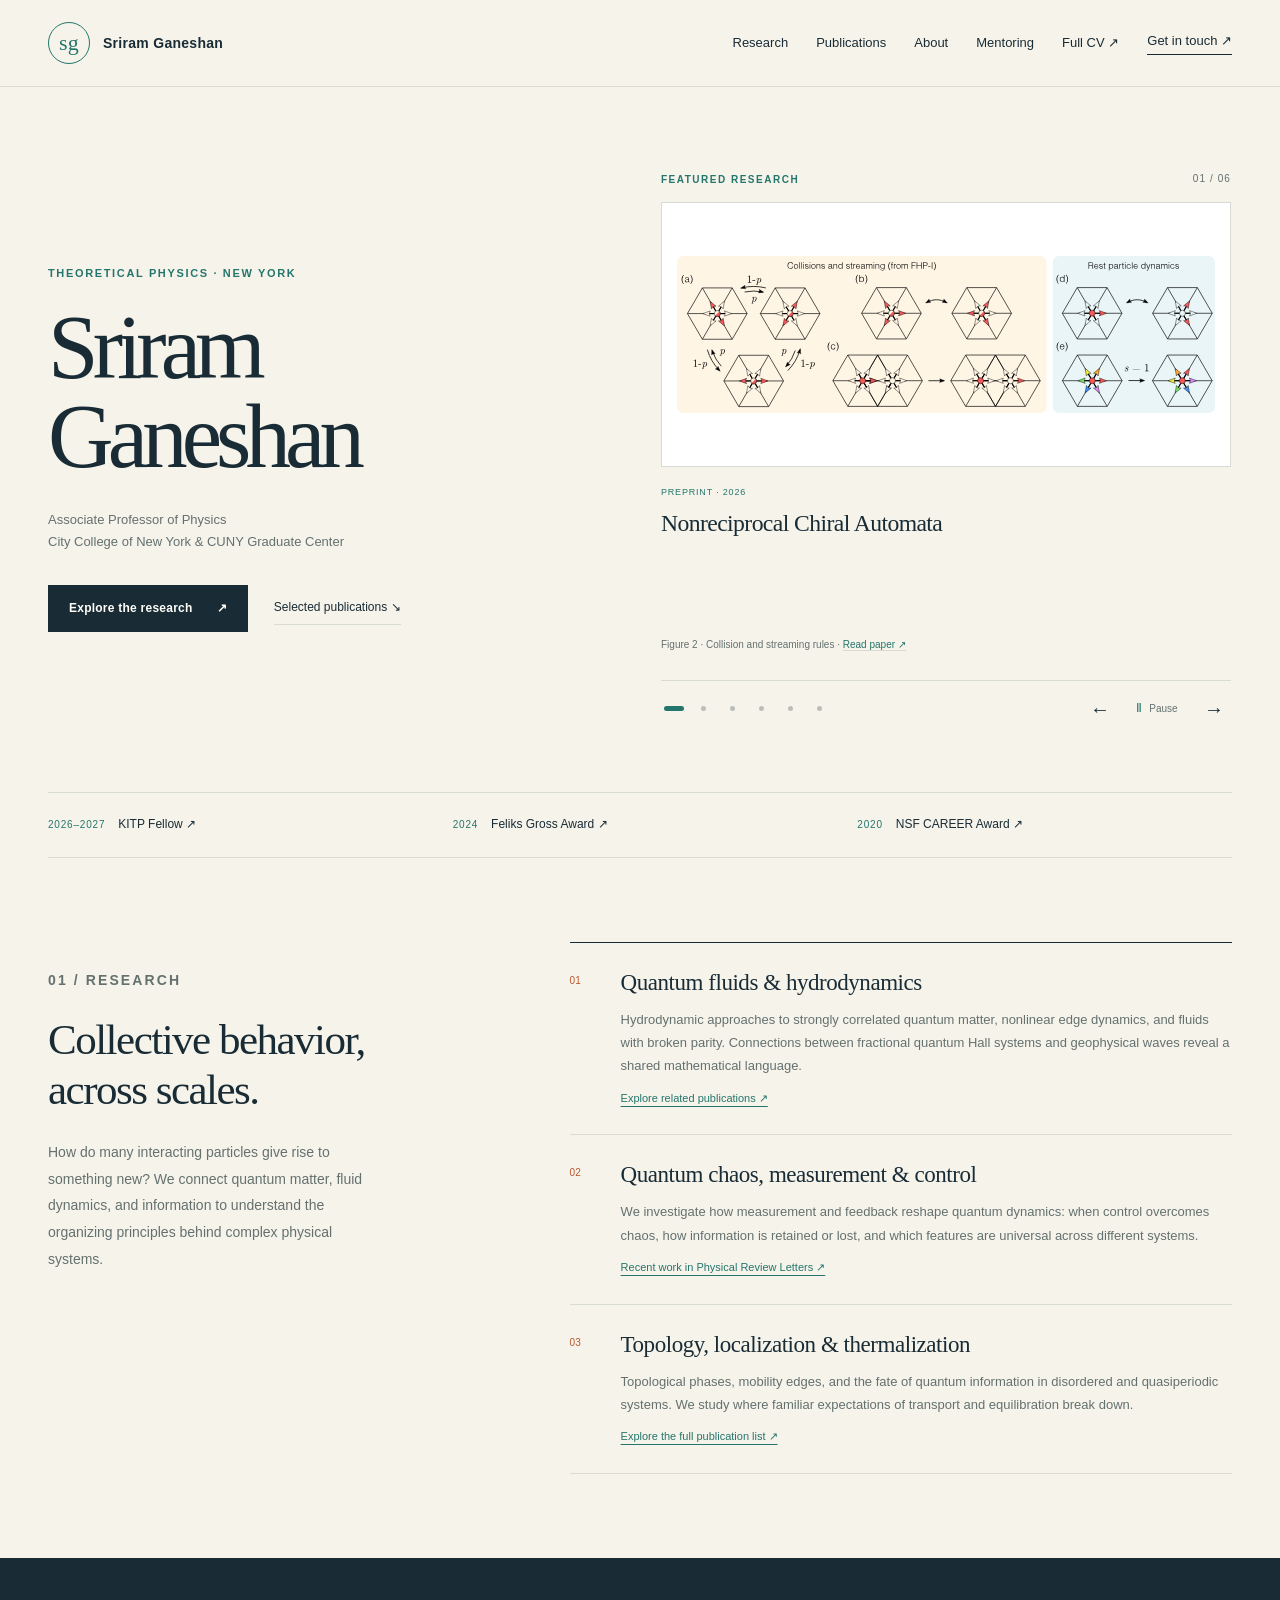
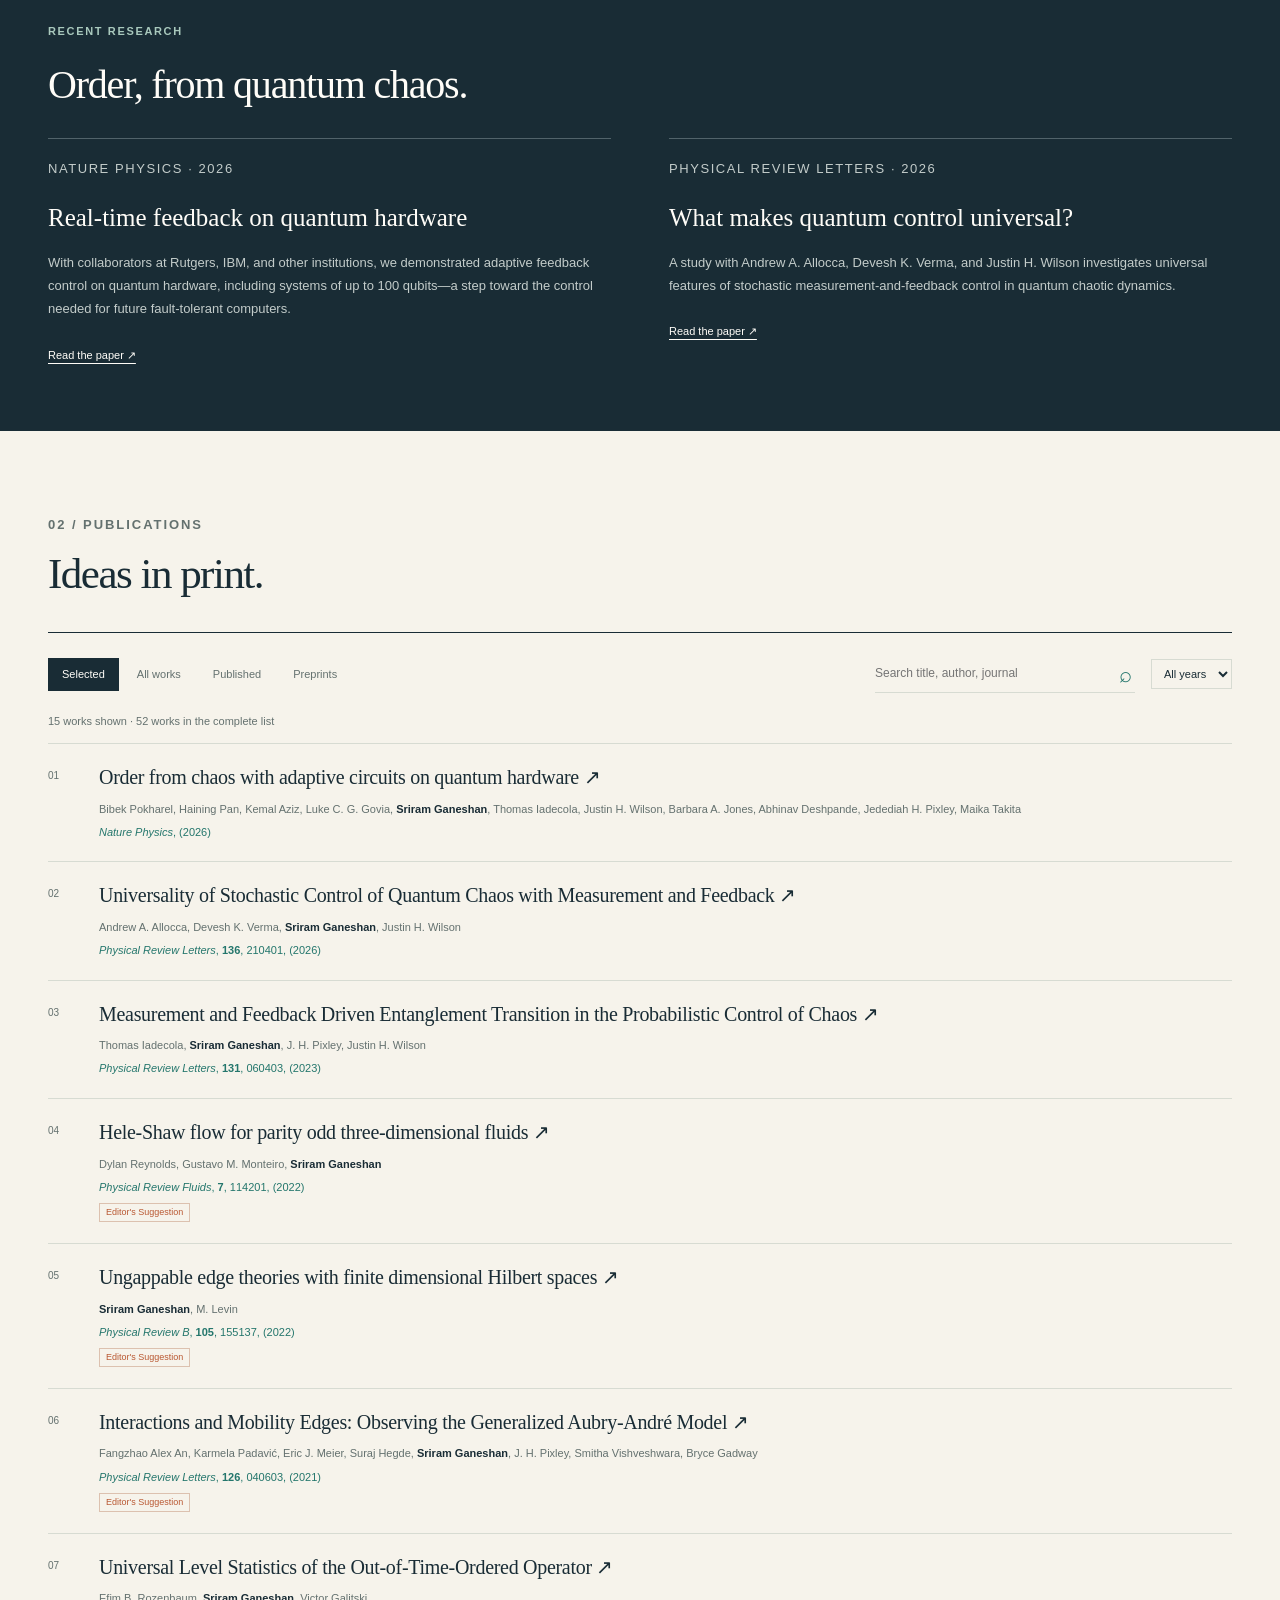
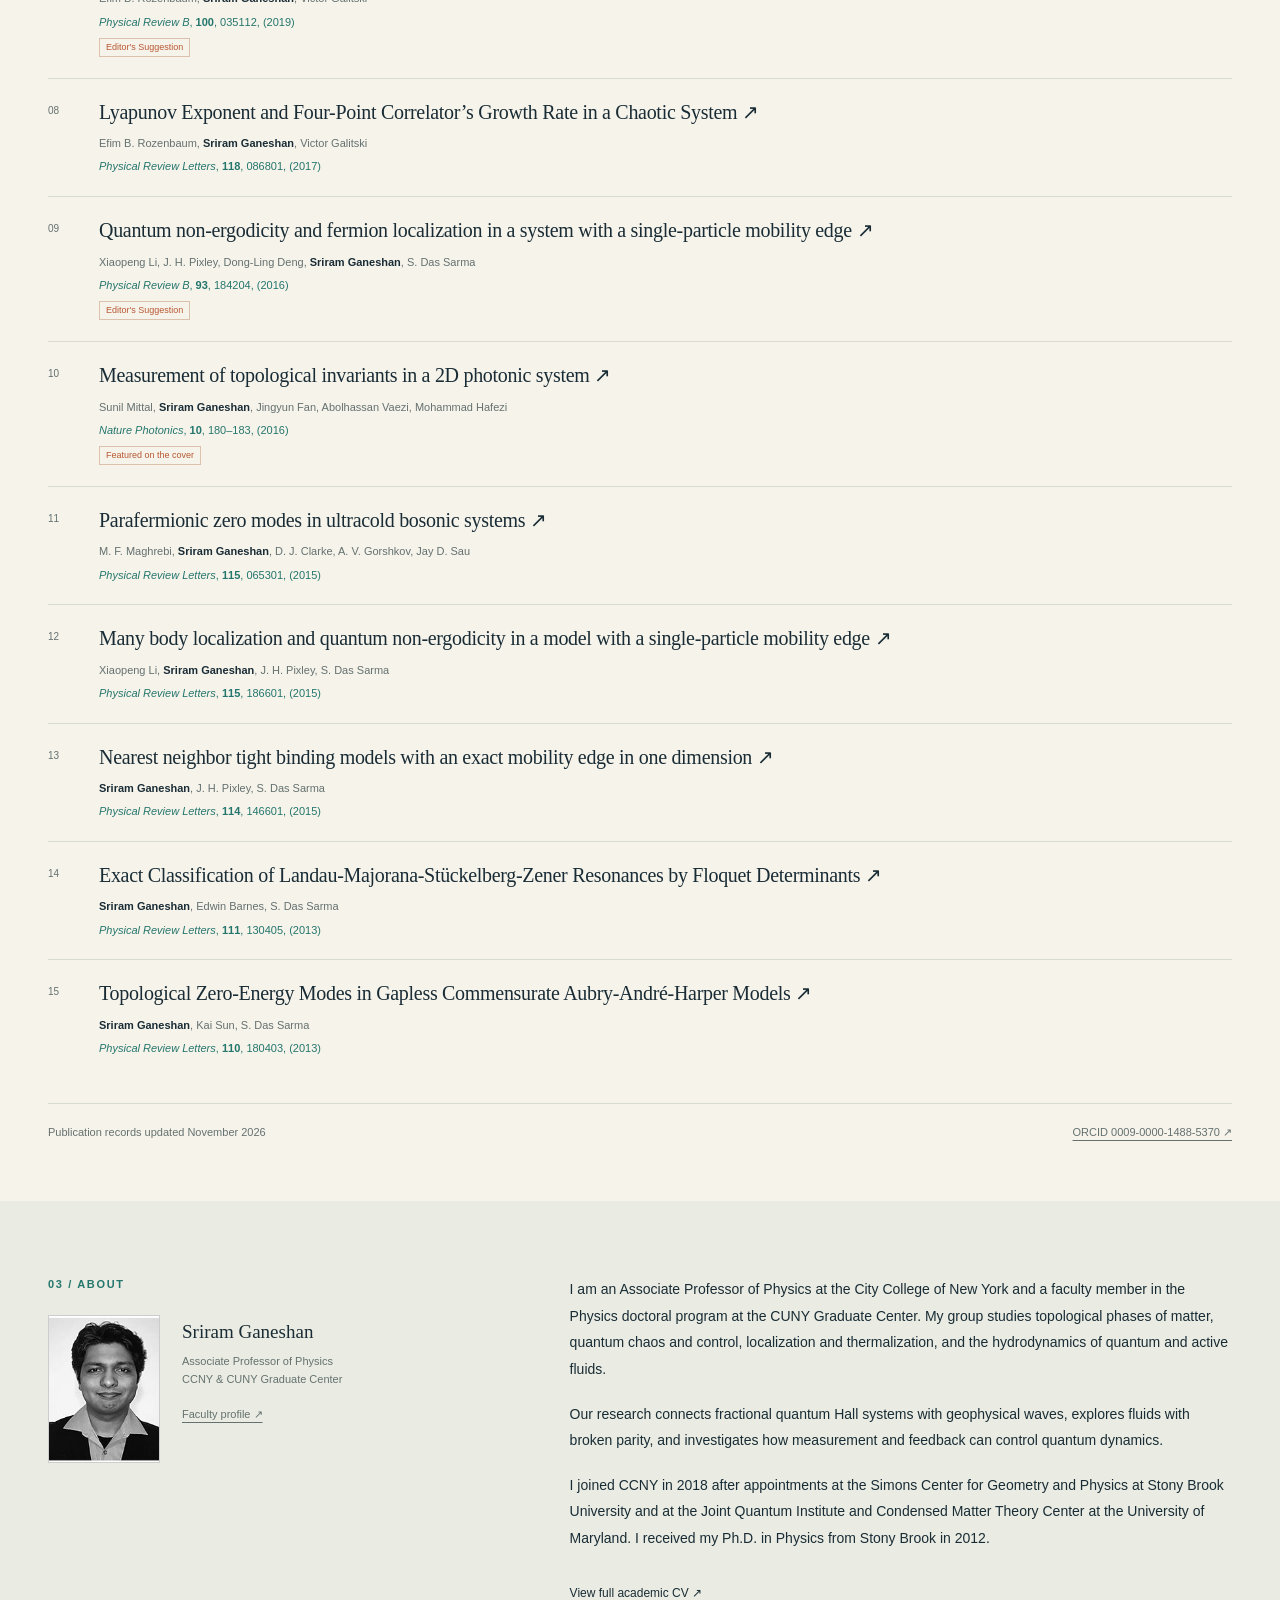
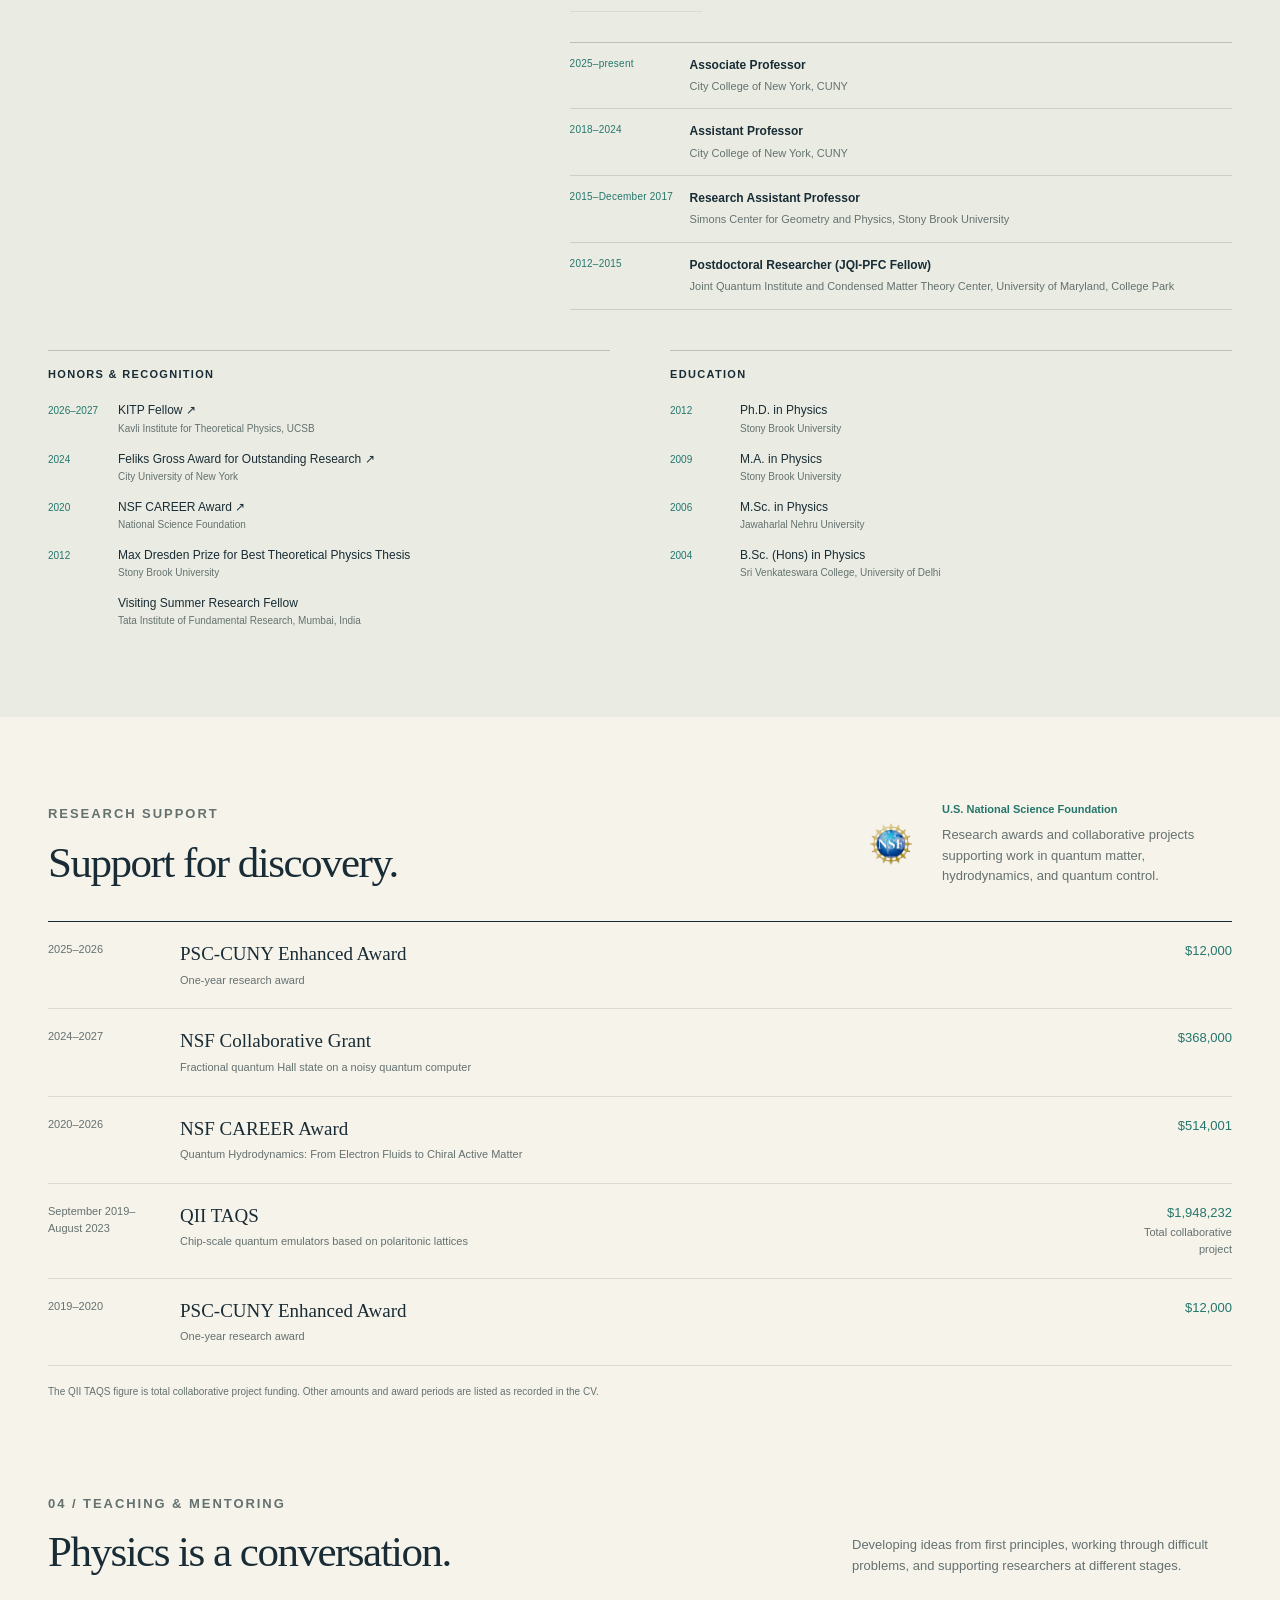
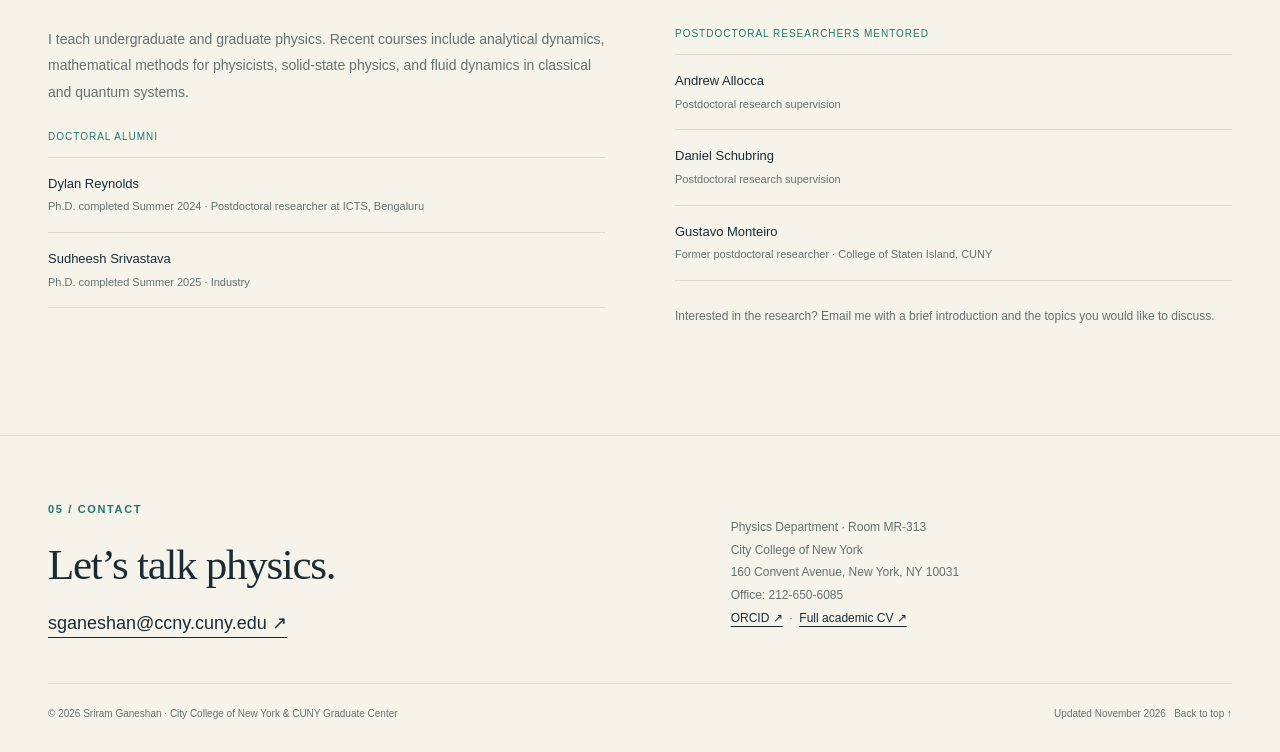
<file: index.html>
<!doctype html>
<html lang="en"><head><meta charset="utf-8"><meta name="viewport" content="width=device-width, initial-scale=1"><title>Sriram Ganeshan — Quantum Matter, Hydrodynamics &amp; Control</title>
<meta name="description" content="Sriram Ganeshan, Associate Professor of Physics at CCNY and the CUNY Graduate Center. Research in quantum matter, hydrodynamics, topology, quantum chaos and control.">
<meta name="theme-color" content="#192c35"><link rel="icon" href="favicon.svg" type="image/svg+xml"><link rel="stylesheet" href="styles.css"><script defer src="app.js"></script>
<script type="application/ld+json">{"@context": "https://schema.org", "@type": "Person", "name": "Sriram Ganeshan", "jobTitle": "Associate Professor of Physics", "email": "sganeshan@ccny.cuny.edu", "affiliation": [{"@type": "CollegeOrUniversity", "name": "City College of New York"}, {"@type": "CollegeOrUniversity", "name": "CUNY Graduate Center"}], "sameAs": ["https://orcid.org/0009-0000-1488-5370", "https://www.ccny.cuny.edu/profiles/sriram-ganeshan"]}</script><meta property="og:type" content="website"><meta property="og:title" content="Sriram Ganeshan — Quantum Matter, Hydrodynamics &amp; Control"><meta property="og:description" content="Research, publications, teaching, and academic profile at CCNY and the CUNY Graduate Center."><link rel="canonical" href="https://gsriram3284.github.io/"><meta property="og:url" content="https://gsriram3284.github.io/"></head><body>
<a class="skip-link" href="#main">Skip to content</a>
<header class="site-header"><div class="wrap header-row"><a class="brand" href="#home" aria-label="Sriram Ganeshan home"><span class="brand-mark" aria-hidden="true">sg</span>Sriram Ganeshan</a><button class="menu-toggle" aria-expanded="false" aria-controls="main-nav">Menu +</button><nav class="nav" id="main-nav" aria-label="Main navigation"><a href="#research">Research</a><a href="#publications">Publications</a><a href="#about">About</a><a href="#mentoring">Mentoring</a><a href="cv.html">Full CV ↗</a><a class="nav-contact" href="#contact">Get in touch ↗</a></nav></div></header>
<main id="main">
<section class="hero" id="home"><div class="wrap hero-layout"><div><p class="eyebrow">Theoretical physics · New York</p><h1>Sriram <span>Ganeshan</span></h1><p class="hero-affiliation">Associate Professor of Physics<br>City College of New York &amp; CUNY Graduate Center</p><div class="actions"><a class="button" href="#research">Explore the research <span aria-hidden="true">↗</span></a><a class="text-link" href="#publications">Selected publications ↘</a></div></div><section class="paper-carousel" aria-label="Featured research papers" aria-roledescription="carousel" data-paper-carousel>
<div class="paper-carousel-heading"><p class="eyebrow">Featured research</p><span class="paper-slide-count" aria-hidden="true" data-paper-count>01 / 06</span></div>
<div class="paper-slides"><article class="paper-slide" id="featured-paper-1" role="group" aria-roledescription="slide" aria-label="1 of 6">
  <a class="paper-figure-link" href="https://arxiv.org/abs/2609.35984" target="_blank" rel="noopener" aria-label="Read Nonreciprocal Chiral Automata"><img class="paper-figure" src="paper-nonreciprocal.svg" width="1200" height="800" loading="eager" decoding="async" alt="Original figure showing the collision and streaming rules of nonreciprocal chiral automata."></a>
  <div class="paper-slide-copy"><p class="paper-slide-meta">Preprint · 2026</p><h2 class="paper-slide-title"><a href="https://arxiv.org/abs/2609.35984" target="_blank" rel="noopener">Nonreciprocal Chiral Automata</a></h2><p class="paper-figure-credit">Figure 2 · Collision and streaming rules <span aria-hidden="true">·</span> <a href="https://arxiv.org/abs/2609.35984" target="_blank" rel="noopener">Read paper ↗</a></p></div>
</article>
<article class="paper-slide" id="featured-paper-2" role="group" aria-roledescription="slide" aria-label="2 of 6" hidden>
  <a class="paper-figure-link" href="https://arxiv.org/abs/2607.26146" target="_blank" rel="noopener" aria-label="Read Lindbladian quantization of mechanical systems with nonholonomic constraints"><img class="paper-figure" src="paper-lindbladian.png" width="1200" height="800" loading="eager" decoding="async" alt="Colored probability distributions track a quantum skater along its curved classical trajectory."></a>
  <div class="paper-slide-copy"><p class="paper-slide-meta">Preprint · 2026</p><h2 class="paper-slide-title"><a href="https://arxiv.org/abs/2607.26146" target="_blank" rel="noopener">Lindbladian quantization of mechanical systems with nonholonomic constraints</a></h2><p class="paper-figure-credit">Figure 1, right panel · Quantum skater dynamics <span aria-hidden="true">·</span> <a href="https://arxiv.org/abs/2607.26146" target="_blank" rel="noopener">Read paper ↗</a></p></div>
</article>
<article class="paper-slide" id="featured-paper-3" role="group" aria-roledescription="slide" aria-label="3 of 6" hidden>
  <a class="paper-figure-link" href="https://doi.org/10.1103/h5py-sxyq" target="_blank" rel="noopener" aria-label="Read Hydrodynamic edge modes and fragile surface states of symmetry-protected integer quantum Hall effect of bosons"><img class="paper-figure" src="paper-fragile-states.svg" width="1200" height="800" loading="eager" decoding="async" alt="Edge-mode dispersion curves for different boundary conditions in a bosonic integer quantum Hall fluid."></a>
  <div class="paper-slide-copy"><p class="paper-slide-meta">Physical Review B · 2026</p><h2 class="paper-slide-title"><a href="https://doi.org/10.1103/h5py-sxyq" target="_blank" rel="noopener">Hydrodynamic edge modes and fragile surface states of symmetry-protected integer quantum Hall effect of bosons</a></h2><p class="paper-figure-credit">Figure 3 (author manuscript) · Fragile surface states <span aria-hidden="true">·</span> <a href="https://doi.org/10.1103/h5py-sxyq" target="_blank" rel="noopener">Read paper ↗</a></p></div>
</article>
<article class="paper-slide" id="featured-paper-4" role="group" aria-roledescription="slide" aria-label="4 of 6" hidden>
  <a class="paper-figure-link" href="https://arxiv.org/abs/2207.12415" target="_blank" rel="noopener" aria-label="Read Dynamical entanglement transition in the probabilistic control of chaos"><img class="paper-figure" src="paper-control-chaos.png" width="1200" height="800" loading="eager" decoding="async" alt="Quantum circuit, phase diagram, and domain-wall snapshots illustrating probabilistic control of chaos."></a>
  <div class="paper-slide-copy"><p class="paper-slide-meta">Physical Review Letters · 2023</p><h2 class="paper-slide-title"><a href="https://arxiv.org/abs/2207.12415" target="_blank" rel="noopener">Dynamical entanglement transition in the probabilistic control of chaos</a></h2><p class="paper-figure-credit">Figure 1 · Entanglement and probabilistic control <span aria-hidden="true">·</span> <a href="https://arxiv.org/abs/2207.12415" target="_blank" rel="noopener">Read paper ↗</a></p></div>
</article>
<article class="paper-slide" id="featured-paper-5" role="group" aria-roledescription="slide" aria-label="5 of 6" hidden>
  <a class="paper-figure-link" href="https://doi.org/10.1103/PhysRevB.105.155137" target="_blank" rel="noopener" aria-label="Read Ungappable edge theories with finite dimensional Hilbert spaces"><img class="paper-figure" src="paper-ungappable-edges.svg" width="1200" height="800" loading="eager" decoding="async" alt="Original schematic of an impurity-ring model for an ungappable edge theory."></a>
  <div class="paper-slide-copy"><p class="paper-slide-meta">Physical Review B · 2022 · Editor’s Suggestion</p><h2 class="paper-slide-title"><a href="https://doi.org/10.1103/PhysRevB.105.155137" target="_blank" rel="noopener">Ungappable edge theories with finite dimensional Hilbert spaces</a></h2><p class="paper-figure-credit">Figure 2 · Impurity-ring model <span aria-hidden="true">·</span> <a href="https://doi.org/10.1103/PhysRevB.105.155137" target="_blank" rel="noopener">Read paper ↗</a></p></div>
</article>
<article class="paper-slide" id="featured-paper-6" role="group" aria-roledescription="slide" aria-label="6 of 6" hidden>
  <a class="paper-figure-link" href="https://doi.org/10.1103/5s1b-3ssb" target="_blank" rel="noopener" aria-label="Read Korteweg–de Vries dynamics at the edge of a composite boson liquid"><img class="paper-figure" src="kdv-equation.png" width="1396" height="224" loading="eager" decoding="async" alt="Original green box headed KdV equation, showing the complete nonlinear dispersive equation for edge density, equation 4.12 in the author manuscript."></a>
  <div class="paper-slide-copy"><p class="paper-slide-meta">Physical Review B · 2026</p><h2 class="paper-slide-title"><a href="https://doi.org/10.1103/5s1b-3ssb" target="_blank" rel="noopener">Korteweg–de Vries dynamics at the edge of a composite boson liquid</a></h2><p class="paper-figure-credit">Boxed KdV equation · <a href="https://arxiv.org/abs/2410.01730" target="_blank" rel="noopener">Author manuscript, Eq. 4.12</a> <span aria-hidden="true">·</span> <a href="https://doi.org/10.1103/5s1b-3ssb" target="_blank" rel="noopener">Read paper ↗</a></p></div>
</article></div>
<div class="paper-carousel-controls"><div class="paper-dots" role="group" aria-label="Choose a featured paper"><button class="paper-dot" type="button" data-paper-slide="0" aria-label="Show paper 1: Nonreciprocal Chiral Automata" aria-controls="featured-paper-1" aria-current="true"><span aria-hidden="true"></span></button><button class="paper-dot" type="button" data-paper-slide="1" aria-label="Show paper 2: Lindbladian quantization of mechanical systems with nonholonomic constraints" aria-controls="featured-paper-2"><span aria-hidden="true"></span></button><button class="paper-dot" type="button" data-paper-slide="2" aria-label="Show paper 3: Hydrodynamic edge modes and fragile surface states of symmetry-protected integer quantum Hall effect of bosons" aria-controls="featured-paper-3"><span aria-hidden="true"></span></button><button class="paper-dot" type="button" data-paper-slide="3" aria-label="Show paper 4: Dynamical entanglement transition in the probabilistic control of chaos" aria-controls="featured-paper-4"><span aria-hidden="true"></span></button><button class="paper-dot" type="button" data-paper-slide="4" aria-label="Show paper 5: Ungappable edge theories with finite dimensional Hilbert spaces" aria-controls="featured-paper-5"><span aria-hidden="true"></span></button><button class="paper-dot" type="button" data-paper-slide="5" aria-label="Show paper 6: Korteweg–de Vries dynamics at the edge of a composite boson liquid" aria-controls="featured-paper-6"><span aria-hidden="true"></span></button></div><div class="paper-transport"><button class="paper-arrow" type="button" data-paper-prev aria-label="Previous paper"><span aria-hidden="true">←</span></button><button class="paper-autoplay" type="button" data-paper-play aria-label="Pause automatic slideshow"><span data-paper-play-symbol aria-hidden="true">Ⅱ</span><span data-paper-play-label>Pause</span></button><button class="paper-arrow" type="button" data-paper-next aria-label="Next paper"><span aria-hidden="true">→</span></button></div></div>
<p class="sr-only" role="status" aria-live="polite" aria-atomic="true" data-paper-status></p>
</section></div></section>
<div class="wrap"><div class="recognition" aria-label="Selected recognition"><a href="https://www.kitp.ucsb.edu/about-us/people/kitp-fellows-directory" target="_blank" rel="noopener"><strong>2026–2027</strong><span>KITP Fellow ↗</span></a><a href="https://www.gc.cuny.edu/events/feliks-gross-henry-wasser-awardee-lectures-1" target="_blank" rel="noopener"><strong>2024</strong><span>Feliks Gross Award ↗</span></a><a href="https://www.ccny.cuny.edu/news/ccnys-sriram-ganeshan-wins-nsf-career-award-quantum-hydrodynamics-research" target="_blank" rel="noopener"><strong>2020</strong><span>NSF CAREER Award ↗</span></a></div></div>

<section class="section" id="research"><div class="wrap research-grid"><div class="research-intro"><p class="eyebrow">01 / Research</p><h2 class="display">Collective behavior,<br>across scales.</h2><p>How do many interacting particles give rise to something new? We connect quantum matter, fluid dynamics, and information to understand the organizing principles behind complex physical systems.</p></div><div class="research-list"><article class="research-item"><span class="research-number">01</span><div><h3>Quantum fluids &amp; hydrodynamics</h3><p>Hydrodynamic approaches to strongly correlated quantum matter, nonlinear edge dynamics, and fluids with broken parity. Connections between fractional quantum Hall systems and geophysical waves reveal a shared mathematical language.</p><a href="#publications" data-publication-filter="all">Explore related publications ↗</a></div></article><article class="research-item"><span class="research-number">02</span><div><h3>Quantum chaos, measurement &amp; control</h3><p>We investigate how measurement and feedback reshape quantum dynamics: when control overcomes chaos, how information is retained or lost, and which features are universal across different systems.</p><a href="https://doi.org/10.1103/xgfv-p42g" target="_blank" rel="noopener">Recent work in Physical Review Letters ↗</a></div></article><article class="research-item"><span class="research-number">03</span><div><h3>Topology, localization &amp; thermalization</h3><p>Topological phases, mobility edges, and the fate of quantum information in disordered and quasiperiodic systems. We study where familiar expectations of transport and equilibration break down.</p><a href="#publications" data-publication-filter="all">Explore the full publication list ↗</a></div></article></div></div></section>

<section class="recent-section"><div class="wrap"><p class="eyebrow">Recent research</p><h2>Order, from quantum chaos.</h2><div class="recent-grid"><article class="recent-paper"><p class="recent-venue">Nature Physics · 2026</p><h3>Real-time feedback on quantum hardware</h3><p>With collaborators at Rutgers, IBM, and other institutions, we demonstrated adaptive feedback control on quantum hardware, including systems of up to 100 qubits—a step toward the control needed for future fault-tolerant computers.</p><a href="https://doi.org/10.1038/s41567-026-03470-6" target="_blank" rel="noopener">Read the paper ↗</a></article><article class="recent-paper"><p class="recent-venue">Physical Review Letters · 2026</p><h3>What makes quantum control universal?</h3><p>A study with Andrew A. Allocca, Devesh K. Verma, and Justin H. Wilson investigates universal features of stochastic measurement-and-feedback control in quantum chaotic dynamics.</p><a href="https://doi.org/10.1103/xgfv-p42g" target="_blank" rel="noopener">Read the paper ↗</a></article></div></div></section>

<section class="section publications" id="publications"><div class="wrap"><div class="section-heading"><div><p class="eyebrow">02 / Publications</p><h2>Ideas in print.</h2></div></div><div class="pub-toolbar"><div class="filter-tabs" aria-label="Publication category"><button class="filter-tab active" data-filter="selected" aria-pressed="true">Selected</button><button class="filter-tab" data-filter="all" aria-pressed="false">All works</button><button class="filter-tab" data-filter="published" aria-pressed="false">Published</button><button class="filter-tab" data-filter="preprint" aria-pressed="false">Preprints</button></div><div class="pub-search"><label class="sr-only" for="publication-search">Search publications by title, author, or journal</label><input id="publication-search" type="search" placeholder="Search title, author, journal" autocomplete="off"></div><label class="sr-only" for="publication-year">Publication year</label><select class="pub-year" id="publication-year"><option value="all">All years</option><option value="2026">2026</option><option value="2025">2025</option><option value="2024">2024</option><option value="2023">2023</option><option value="2022">2022</option><option value="2021">2021</option><option value="2020">2020</option><option value="2019">2019</option><option value="2018">2018</option><option value="2017">2017</option><option value="2016">2016</option><option value="2015">2015</option><option value="2014">2014</option><option value="2013">2013</option><option value="2012">2012</option><option value="2011">2011</option></select></div><p class="pub-count" id="publication-count" role="status" aria-live="polite">15 selected works · 52 works in the complete list</p><ol class="publication-list"><li class="publication" id="pub-01" data-year="2026" data-type="published" data-selected="true">
      <span class="pub-number" aria-hidden="true">01</span><div><a class="pub-title" href="https://doi.org/10.1038/s41567-026-03470-6" target="_blank" rel="noopener">Order from chaos with adaptive circuits on quantum hardware ↗</a>
      <p class="pub-authors">Bibek Pokharel, Haining Pan, Kemal Aziz, Luke C. G. Govia, <strong>Sriram Ganeshan</strong>, Thomas Iadecola, Justin H. Wilson, Barbara A. Jones, Abhinav Deshpande, Jedediah H. Pixley, Maika Takita</p><p class="pub-citation"><i>Nature Physics</i>, (2026)</p></div></li>
<li class="publication" id="pub-02" data-year="2026" data-type="preprint" data-selected="false" hidden>
      <span class="pub-number" aria-hidden="true">02</span><div><a class="pub-title" href="https://arxiv.org/abs/2609.35984" target="_blank" rel="noopener">Nonreciprocal Chiral Automata ↗</a>
      <p class="pub-authors">Andrew A. Allocca, Armin Rahmani, Pouyan Ghaemi, <strong>Sriram Ganeshan</strong></p><p class="pub-citation">Preprint · arXiv:2609.35984 · 2026</p></div></li>
<li class="publication" id="pub-03" data-year="2026" data-type="published" data-selected="false" hidden>
      <span class="pub-number" aria-hidden="true">03</span><div><a class="pub-title" href="https://doi.org/10.1103/2g6v-fqbr" target="_blank" rel="noopener">Hall viscosity of the Laughlin state on noisy quantum computers ↗</a>
      <p class="pub-authors">Ammar Kirmani, Andrew A. Allocca, Jian-Xin Zhu, Armin Rahmani, <strong>Sriram Ganeshan</strong>, Pouyan Ghaemi</p><p class="pub-citation"><i>Physical Review B</i>, <b>114</b>, 185121, (2026)</p></div></li>
<li class="publication" id="pub-04" data-year="2026" data-type="published" data-selected="false" hidden>
      <span class="pub-number" aria-hidden="true">04</span><div><a class="pub-title" href="https://doi.org/10.1103/5s1b-3ssb" target="_blank" rel="noopener">Korteweg–de Vries dynamics at the edge of a composite boson liquid ↗</a>
      <p class="pub-authors">Gustavo M. Monteiro, <strong>Sriram Ganeshan</strong></p><p class="pub-citation"><i>Physical Review B</i>, <b>114</b>, 084505, (2026)</p></div></li>
<li class="publication" id="pub-05" data-year="2026" data-type="preprint" data-selected="false" hidden>
      <span class="pub-number" aria-hidden="true">05</span><div><a class="pub-title" href="https://arxiv.org/abs/2607.26146" target="_blank" rel="noopener">Lindbladian quantization of mechanical systems with nonholonomic constraints ↗</a>
      <p class="pub-authors">Daniel Schubring, <strong>Sriram Ganeshan</strong></p><p class="pub-citation">Preprint · arXiv:2607.26146 · 2026</p></div></li>
<li class="publication" id="pub-13" data-year="2026" data-type="published" data-selected="false" hidden>
      <span class="pub-number" aria-hidden="true">13</span><div><a class="pub-title" href="https://doi.org/10.1103/h5py-sxyq" target="_blank" rel="noopener">Hydrodynamic edge modes and fragile surface states of symmetry-protected integer quantum Hall effect of bosons ↗</a>
      <p class="pub-authors">Dylan Reynolds, Gustavo M. Monteiro, <strong>Sriram Ganeshan</strong></p><p class="pub-citation"><i>Physical Review B</i>, <b>114</b>, 055106, (2026)</p></div></li>
<li class="publication" id="pub-06" data-year="2026" data-type="preprint" data-selected="false" hidden>
      <span class="pub-number" aria-hidden="true">06</span><div><a class="pub-title" href="https://arxiv.org/abs/2606.19431" target="_blank" rel="noopener">Odd fluids from chiral cellular automata ↗</a>
      <p class="pub-authors">Andrew A. Allocca, Shiva Heidari, Thomas Iadecola, Armin Rahmani, Pouyan Ghaemi, <strong>Sriram Ganeshan</strong></p><p class="pub-citation">Preprint · arXiv:2606.19431 · 2026</p></div></li>
<li class="publication" id="pub-07" data-year="2026" data-type="published" data-selected="true">
      <span class="pub-number" aria-hidden="true">07</span><div><a class="pub-title" href="https://doi.org/10.1103/xgfv-p42g" target="_blank" rel="noopener">Universality of Stochastic Control of Quantum Chaos with Measurement and Feedback ↗</a>
      <p class="pub-authors">Andrew A. Allocca, Devesh K. Verma, <strong>Sriram Ganeshan</strong>, Justin H. Wilson</p><p class="pub-citation"><i>Physical Review Letters</i>, <b>136</b>, 210401, (2026)</p></div></li>
<li class="publication" id="pub-08" data-year="2026" data-type="preprint" data-selected="false" hidden>
      <span class="pub-number" aria-hidden="true">08</span><div><a class="pub-title" href="https://arxiv.org/abs/2604.19874" target="_blank" rel="noopener">Measurement and feedback-driven adaptive dynamics in the classical and quantum kicked top ↗</a>
      <p class="pub-authors">Mahaveer Prasad, Ahana Chakraborty, Thomas Iadecola, Manas Kulkarni, J. H. Pixley, <strong>Sriram Ganeshan</strong>, Justin H. Wilson</p><p class="pub-citation">Preprint · arXiv:2604.19874 · 2026</p></div></li>
<li class="publication" id="pub-09" data-year="2026" data-type="preprint" data-selected="false" hidden>
      <span class="pub-number" aria-hidden="true">09</span><div><a class="pub-title" href="https://arxiv.org/abs/2601.10695" target="_blank" rel="noopener">Quantum geometry of the rotating shallow water model ↗</a>
      <p class="pub-authors"><strong>Sriram Ganeshan</strong>, Alan T. Dorsey</p><p class="pub-citation">Preprint · arXiv:2601.10695 · 2026</p></div></li>
<li class="publication" id="pub-10" data-year="2025" data-type="published" data-selected="false" hidden>
      <span class="pub-number" aria-hidden="true">10</span><div><a class="pub-title" href="https://doi.org/10.1103/PhysRevB.111.L041108" target="_blank" rel="noopener">Kardar-Parisi-Zhang Universality at the Edge of Laughlin States ↗</a>
      <p class="pub-authors">Gustavo M. Monteiro, Dylan Reynolds, P. Glorioso, <strong>Sriram Ganeshan</strong></p><p class="pub-citation"><i>Physical Review B</i>, <b>111</b>, L041108, (2025)</p></div></li>
<li class="publication" id="pub-11" data-year="2024" data-type="published" data-selected="false" hidden>
      <span class="pub-number" aria-hidden="true">11</span><div><a class="pub-title" href="https://doi.org/10.1103/PhysRevB.110.054308" target="_blank" rel="noopener">Local and nonlocal stochastic control of quantum chaos: Measurement- and control-induced criticality ↗</a>
      <p class="pub-authors">Haining Pan, <strong>Sriram Ganeshan</strong>, Thomas Iadecola, Justin H. Wilson, J. H. Pixley</p><p class="pub-citation"><i>Physical Review B</i>, <b>110</b>, 054308, (2024)</p></div></li>
<li class="publication" id="pub-12" data-year="2024" data-type="preprint" data-selected="false" hidden>
      <span class="pub-number" aria-hidden="true">12</span><div><a class="pub-title" href="https://arxiv.org/abs/2406.04570" target="_blank" rel="noopener">Modulation instability in dispersive parity-broken systems ↗</a>
      <p class="pub-authors">Sudheesh Srivastava, Gustavo M. Monteiro, <strong>Sriram Ganeshan</strong></p><p class="pub-citation">Preprint · arXiv:2406.04570 · 2024</p></div></li>

<li class="publication" id="pub-14" data-year="2024" data-type="published" data-selected="false" hidden>
      <span class="pub-number" aria-hidden="true">14</span><div><a class="pub-title" href="https://doi.org/10.1103/PhysRevB.109.174525" target="_blank" rel="noopener">Topological fluids with boundaries and FQH edge dynamics: A fluid dynamics derivation of the chiral boson action ↗</a>
      <p class="pub-authors">Gustavo M. Monteiro, V. P. Nair, <strong>Sriram Ganeshan</strong></p><p class="pub-citation"><i>Physical Review B</i>, <b>109</b>, 174525, (2024)</p></div></li>
<li class="publication" id="pub-15" data-year="2023" data-type="published" data-selected="false" hidden>
      <span class="pub-number" aria-hidden="true">15</span><div><a class="pub-title" href="https://doi.org/10.1103/PhysRevB.108.094201" target="_blank" rel="noopener">Seeking a many-body mobility edge with matrix product states in a quasiperiodic model ↗</a>
      <p class="pub-authors">N. Pomata, <strong>Sriram Ganeshan</strong>, Tzu-Chieh Wei</p><p class="pub-citation"><i>Physical Review B</i>, <b>108</b>, 094201, (2023)</p></div></li>
<li class="publication" id="pub-16" data-year="2023" data-type="published" data-selected="true">
      <span class="pub-number" aria-hidden="true">16</span><div><a class="pub-title" href="https://doi.org/10.1103/PhysRevLett.131.060403" target="_blank" rel="noopener">Measurement and Feedback Driven Entanglement Transition in the Probabilistic Control of Chaos ↗</a>
      <p class="pub-authors">Thomas Iadecola, <strong>Sriram Ganeshan</strong>, J. H. Pixley, Justin H. Wilson</p><p class="pub-citation"><i>Physical Review Letters</i>, <b>131</b>, 060403, (2023)</p></div></li>
<li class="publication" id="pub-17" data-year="2023" data-type="published" data-selected="false" hidden>
      <span class="pub-number" aria-hidden="true">17</span><div><a class="pub-title" href="https://doi.org/10.21468/SciPostPhys.14.5.103" target="_blank" rel="noopener">Hamiltonian structure of 2D fluid dynamics with broken parity ↗</a>
      <p class="pub-authors">Gustavo M. Monteiro, Alexander G. Abanov, <strong>Sriram Ganeshan</strong></p><p class="pub-citation"><i>SciPost Physics</i>, <b>14</b>, 103, (2023)</p></div></li>
<li class="publication" id="pub-18" data-year="2023" data-type="preprint" data-selected="false" hidden>
      <span class="pub-number" aria-hidden="true">18</span><div><a class="pub-title" href="https://arxiv.org/abs/2303.05669" target="_blank" rel="noopener">Coastal Kelvin Mode and the Fractional Quantum Hall Edge ↗</a>
      <p class="pub-authors">Gustavo M. Monteiro, <strong>Sriram Ganeshan</strong></p><p class="pub-citation">Preprint · arXiv:2303.05669 · 2023</p></div></li>
<li class="publication" id="pub-19" data-year="2023" data-type="preprint" data-selected="false" hidden>
      <span class="pub-number" aria-hidden="true">19</span><div><a class="pub-title" href="https://arxiv.org/abs/2301.07096" target="_blank" rel="noopener">Three-Dimensional Odd Viscosity in Ferrofluids with Vorticity-Magnetization Coupling ↗</a>
      <p class="pub-authors">Dylan Reynolds, Gustavo M. Monteiro, <strong>Sriram Ganeshan</strong></p><p class="pub-citation">Preprint · arXiv:2301.07096 · 2023</p></div></li>
<li class="publication" id="pub-20" data-year="2022" data-type="published" data-selected="true">
      <span class="pub-number" aria-hidden="true">20</span><div><a class="pub-title" href="https://doi.org/10.1103/PhysRevFluids.7.114201" target="_blank" rel="noopener">Hele-Shaw flow for parity odd three-dimensional fluids ↗</a>
      <p class="pub-authors">Dylan Reynolds, Gustavo M. Monteiro, <strong>Sriram Ganeshan</strong></p><p class="pub-citation"><i>Physical Review Fluids</i>, <b>7</b>, 114201, (2022)</p><span class="pub-badge">Editor&#x27;s Suggestion</span></div></li>
<li class="publication" id="pub-21" data-year="2022" data-type="published" data-selected="true">
      <span class="pub-number" aria-hidden="true">21</span><div><a class="pub-title" href="https://doi.org/10.1103/PhysRevB.105.155137" target="_blank" rel="noopener">Ungappable edge theories with finite dimensional Hilbert spaces ↗</a>
      <p class="pub-authors"><strong>Sriram Ganeshan</strong>, M. Levin</p><p class="pub-citation"><i>Physical Review B</i>, <b>105</b>, 155137, (2022)</p><span class="pub-badge">Editor&#x27;s Suggestion</span></div></li>
<li class="publication" id="pub-22" data-year="2021" data-type="published" data-selected="false" hidden>
      <span class="pub-number" aria-hidden="true">22</span><div><a class="pub-title" href="https://doi.org/10.1103/PhysRevFluids.6.L092401" target="_blank" rel="noopener">Non-linear shallow water dynamics with odd viscosity ↗</a>
      <p class="pub-authors">Gustavo M. Monteiro, <strong>Sriram Ganeshan</strong></p><p class="pub-citation"><i>Physical Review Fluids</i>, <b>6</b>, L092401, (2021)</p></div></li>
<li class="publication" id="pub-23" data-year="2021" data-type="published" data-selected="true">
      <span class="pub-number" aria-hidden="true">23</span><div><a class="pub-title" href="https://doi.org/10.1103/PhysRevLett.126.040603" target="_blank" rel="noopener">Interactions and Mobility Edges: Observing the Generalized Aubry-André Model ↗</a>
      <p class="pub-authors">Fangzhao Alex An, Karmela Padavić, Eric J. Meier, Suraj Hegde, <strong>Sriram Ganeshan</strong>, J. H. Pixley, Smitha Vishveshwara, Bryce Gadway</p><p class="pub-citation"><i>Physical Review Letters</i>, <b>126</b>, 040603, (2021)</p><span class="pub-badge">Editor&#x27;s Suggestion</span></div></li>
<li class="publication" id="pub-24" data-year="2020" data-type="published" data-selected="false" hidden>
      <span class="pub-number" aria-hidden="true">24</span><div><a class="pub-title" href="https://doi.org/10.1103/PhysRevB.102.134212" target="_blank" rel="noopener">Floquet dynamics of a disordered band with a single delocalized state ↗</a>
      <p class="pub-authors"><strong>Sriram Ganeshan</strong>, Kartiek Agarwal, R. N. Bhatt</p><p class="pub-citation"><i>Physical Review B</i>, <b>102</b>, 134212, (2020)</p></div></li>
<li class="publication" id="pub-25" data-year="2020" data-type="published" data-selected="false" hidden>
      <span class="pub-number" aria-hidden="true">25</span><div><a class="pub-title" href="https://doi.org/10.21468/SciPostPhysCore.3.1.003" target="_blank" rel="noopener">Lyapunov exponents and entanglement entropy transition on the noncommutative hyperbolic plane ↗</a>
      <p class="pub-authors"><strong>Sriram Ganeshan</strong>, Alexios P. Polychronakos</p><p class="pub-citation"><i>SciPost Physics Core</i>, <b>3</b>, 003, (2020)</p></div></li>
<li class="publication" id="pub-26" data-year="2020" data-type="published" data-selected="false" hidden>
      <span class="pub-number" aria-hidden="true">26</span><div><a class="pub-title" href="https://doi.org/10.1103/PhysRevFluids.5.104802" target="_blank" rel="noopener">Hydrodynamics of two-dimensional compressible fluid with broken parity: variational principle and free surface dynamics in the absence of dissipation ↗</a>
      <p class="pub-authors">Alexander G. Abanov, Tankut Can, <strong>Sriram Ganeshan</strong>, Gustavo M. Monteiro</p><p class="pub-citation"><i>Physical Review Fluids</i>, <b>5</b>, 104802, (2020)</p></div></li>
<li class="publication" id="pub-27" data-year="2019" data-type="published" data-selected="true">
      <span class="pub-number" aria-hidden="true">27</span><div><a class="pub-title" href="https://doi.org/10.1103/PhysRevB.100.035112" target="_blank" rel="noopener">Universal Level Statistics of the Out-of-Time-Ordered Operator ↗</a>
      <p class="pub-authors">Efim B. Rozenbaum, <strong>Sriram Ganeshan</strong>, Victor Galitski</p><p class="pub-citation"><i>Physical Review B</i>, <b>100</b>, 035112, (2019)</p><span class="pub-badge">Editor&#x27;s Suggestion</span></div></li>
<li class="publication" id="pub-28" data-year="2018" data-type="published" data-selected="false" hidden>
      <span class="pub-number" aria-hidden="true">28</span><div><a class="pub-title" href="https://doi.org/10.1103/PhysRevB.98.155401" target="_blank" rel="noopener">Piecewise-terminated spherical topological insulator as a virtual breadboard for Majorana circuitry ↗</a>
      <p class="pub-authors">Adam C. Durst, <strong>Sriram Ganeshan</strong></p><p class="pub-citation"><i>Physical Review B</i>, <b>98</b>, 155401, (2018)</p></div></li>
<li class="publication" id="pub-29" data-year="2018" data-type="published" data-selected="false" hidden>
      <span class="pub-number" aria-hidden="true">29</span><div><a class="pub-title" href="https://doi.org/10.21468/SciPostPhys.5.1.010" target="_blank" rel="noopener">Odd surface waves in two-dimensional incompressible fluids ↗</a>
      <p class="pub-authors">Alexander G. Abanov, Tankut Can, <strong>Sriram Ganeshan</strong></p><p class="pub-citation"><i>SciPost Physics</i>, <b>5</b>, 010, (2018)</p></div></li>
<li class="publication" id="pub-30" data-year="2017" data-type="published" data-selected="false" hidden>
      <span class="pub-number" aria-hidden="true">30</span><div><a class="pub-title" href="https://doi.org/10.1103/PhysRevB.96.165136" target="_blank" rel="noopener">Eigenstate phases with finite on-site non-Abelian symmetry ↗</a>
      <p class="pub-authors">Abhishodh Prakash, <strong>Sriram Ganeshan</strong>, Lukasz Fidkowski, Tzu-Chieh Wei</p><p class="pub-citation"><i>Physical Review B</i>, <b>96</b>, 165136, (2017)</p></div></li>
<li class="publication" id="pub-31" data-year="2017" data-type="published" data-selected="false" hidden>
      <span class="pub-number" aria-hidden="true">31</span><div><a class="pub-title" href="https://doi.org/10.1103/PhysRevB.96.014201" target="_blank" rel="noopener">Localization and transport in a strongly driven Anderson insulator ↗</a>
      <p class="pub-authors">Kartiek Agarwal, <strong>Sriram Ganeshan</strong>, R. N. Bhatt</p><p class="pub-citation"><i>Physical Review B</i>, <b>96</b>, 014201, (2017)</p></div></li>
<li class="publication" id="pub-32" data-year="2017" data-type="published" data-selected="false" hidden>
      <span class="pub-number" aria-hidden="true">32</span><div><a class="pub-title" href="https://doi.org/10.1103/PhysRevFluids.2.094101" target="_blank" rel="noopener">Odd viscosity in two-dimensional incompressible fluids ↗</a>
      <p class="pub-authors"><strong>Sriram Ganeshan</strong>, Alexander G. Abanov</p><p class="pub-citation"><i>Physical Review Fluids</i>, <b>2</b>, 094101, (2017)</p></div></li>
<li class="publication" id="pub-33" data-year="2017" data-type="published" data-selected="false" hidden>
      <span class="pub-number" aria-hidden="true">33</span><div><a class="pub-title" href="https://doi.org/10.1002/andp.201600399" target="_blank" rel="noopener">Many-body localization in incommensurate models with a mobility edge ↗</a>
      <p class="pub-authors">Dong-Ling Deng, <strong>Sriram Ganeshan</strong>, Xiaopeng Li, Ranjan Modak, Subroto Mukerjee, J. H. Pixley</p><p class="pub-citation"><i>Annalen der Physik</i>, <b>529</b>, 1600399, (2017)</p></div></li>
<li class="publication" id="pub-34" data-year="2017" data-type="published" data-selected="true">
      <span class="pub-number" aria-hidden="true">34</span><div><a class="pub-title" href="https://doi.org/10.1103/PhysRevLett.118.086801" target="_blank" rel="noopener">Lyapunov Exponent and Four-Point Correlator’s Growth Rate in a Chaotic System ↗</a>
      <p class="pub-authors">Efim B. Rozenbaum, <strong>Sriram Ganeshan</strong>, Victor Galitski</p><p class="pub-citation"><i>Physical Review Letters</i>, <b>118</b>, 086801, (2017)</p></div></li>
<li class="publication" id="pub-35" data-year="2017" data-type="published" data-selected="false" hidden>
      <span class="pub-number" aria-hidden="true">35</span><div><a class="pub-title" href="https://doi.org/10.1103/PhysRevB.95.045309" target="_blank" rel="noopener">Exactly soluble model of boundary degeneracy ↗</a>
      <p class="pub-authors"><strong>Sriram Ganeshan</strong>, Alexey V. Gorshkov, Victor Gurarie, Victor M. Galitski</p><p class="pub-citation"><i>Physical Review B</i>, <b>95</b>, 045309, (2017)</p></div></li>
<li class="publication" id="pub-36" data-year="2016" data-type="published" data-selected="true">
      <span class="pub-number" aria-hidden="true">36</span><div><a class="pub-title" href="https://doi.org/10.1103/PhysRevB.93.184204" target="_blank" rel="noopener">Quantum non-ergodicity and fermion localization in a system with a single-particle mobility edge ↗</a>
      <p class="pub-authors">Xiaopeng Li, J. H. Pixley, Dong-Ling Deng, <strong>Sriram Ganeshan</strong>, S. Das Sarma</p><p class="pub-citation"><i>Physical Review B</i>, <b>93</b>, 184204, (2016)</p><span class="pub-badge">Editor&#x27;s Suggestion</span></div></li>
<li class="publication" id="pub-37" data-year="2016" data-type="published" data-selected="false" hidden>
      <span class="pub-number" aria-hidden="true">37</span><div><a class="pub-title" href="https://doi.org/10.1103/PhysRevB.93.075118" target="_blank" rel="noopener">Formalism for the solution of quadratic Hamiltonians with large cosine terms ↗</a>
      <p class="pub-authors"><strong>Sriram Ganeshan</strong>, Michael Levin</p><p class="pub-citation"><i>Physical Review B</i>, <b>93</b>, 075118, (2016)</p></div></li>
<li class="publication" id="pub-38" data-year="2016" data-type="published" data-selected="false" hidden>
      <span class="pub-number" aria-hidden="true">38</span><div><a class="pub-title" href="https://doi.org/10.1103/PhysRevB.94.085120" target="_blank" rel="noopener">Dynamical many-body localization in an integrable model ↗</a>
      <p class="pub-authors">Aydin Cem Keser, <strong>Sriram Ganeshan</strong>, Gil Refael, Victor Galitski</p><p class="pub-citation"><i>Physical Review B</i>, <b>94</b>, 085120, (2016)</p></div></li>
<li class="publication" id="pub-40" data-year="2016" data-type="published" data-selected="true">
      <span class="pub-number" aria-hidden="true">40</span><div><a class="pub-title" href="https://doi.org/10.1038/nphoton.2016.10" target="_blank" rel="noopener">Measurement of topological invariants in a 2D photonic system ↗</a>
      <p class="pub-authors">Sunil Mittal, <strong>Sriram Ganeshan</strong>, Jingyun Fan, Abolhassan Vaezi, Mohammad Hafezi</p><p class="pub-citation"><i>Nature Photonics</i>, <b>10</b>, 180–183, (2016)</p><span class="pub-badge">Featured on the cover</span></div></li>
<li class="publication" id="pub-39" data-year="2015" data-type="published" data-selected="true">
      <span class="pub-number" aria-hidden="true">39</span><div><a class="pub-title" href="https://doi.org/10.1103/PhysRevLett.115.065301" target="_blank" rel="noopener">Parafermionic zero modes in ultracold bosonic systems ↗</a>
      <p class="pub-authors">M. F. Maghrebi, <strong>Sriram Ganeshan</strong>, D. J. Clarke, A. V. Gorshkov, Jay D. Sau</p><p class="pub-citation"><i>Physical Review Letters</i>, <b>115</b>, 065301, (2015)</p></div></li>
<li class="publication" id="pub-41" data-year="2015" data-type="published" data-selected="true">
      <span class="pub-number" aria-hidden="true">41</span><div><a class="pub-title" href="https://doi.org/10.1103/PhysRevLett.115.186601" target="_blank" rel="noopener">Many body localization and quantum non-ergodicity in a model with a single-particle mobility edge ↗</a>
      <p class="pub-authors">Xiaopeng Li, <strong>Sriram Ganeshan</strong>, J. H. Pixley, S. Das Sarma</p><p class="pub-citation"><i>Physical Review Letters</i>, <b>115</b>, 186601, (2015)</p></div></li>
<li class="publication" id="pub-42" data-year="2015" data-type="published" data-selected="true">
      <span class="pub-number" aria-hidden="true">42</span><div><a class="pub-title" href="https://doi.org/10.1103/PhysRevLett.114.146601" target="_blank" rel="noopener">Nearest neighbor tight binding models with an exact mobility edge in one dimension ↗</a>
      <p class="pub-authors"><strong>Sriram Ganeshan</strong>, J. H. Pixley, S. Das Sarma</p><p class="pub-citation"><i>Physical Review Letters</i>, <b>114</b>, 146601, (2015)</p></div></li>
<li class="publication" id="pub-43" data-year="2015" data-type="published" data-selected="false" hidden>
      <span class="pub-number" aria-hidden="true">43</span><div><a class="pub-title" href="https://doi.org/10.1103/PhysRevB.91.125438" target="_blank" rel="noopener">Constructing a Weyl semimetal by stacking one dimensional topological phases ↗</a>
      <p class="pub-authors"><strong>Sriram Ganeshan</strong>, S. Das Sarma</p><p class="pub-citation"><i>Physical Review B</i>, <b>91</b>, 125438, (2015)</p></div></li>
<li class="publication" id="pub-44" data-year="2014" data-type="published" data-selected="false" hidden>
      <span class="pub-number" aria-hidden="true">44</span><div><a class="pub-title" href="https://doi.org/10.1103/PhysRevB.90.041405" target="_blank" rel="noopener">Critical integer quantum hall topology and a topological quantum phase transition in the Maryland Model ↗</a>
      <p class="pub-authors"><strong>Sriram Ganeshan</strong>, K. Kechedzhi, S. Das Sarma</p><p class="pub-citation"><i>Physical Review B</i>, <b>90</b>, 041405(R), (2014)</p></div></li>
<li class="publication" id="pub-45" data-year="2013" data-type="published" data-selected="true">
      <span class="pub-number" aria-hidden="true">45</span><div><a class="pub-title" href="https://doi.org/10.1103/PhysRevLett.111.130405" target="_blank" rel="noopener">Exact Classification of Landau-Majorana-Stückelberg-Zener Resonances by Floquet Determinants ↗</a>
      <p class="pub-authors"><strong>Sriram Ganeshan</strong>, Edwin Barnes, S. Das Sarma</p><p class="pub-citation"><i>Physical Review Letters</i>, <b>111</b>, 130405, (2013)</p></div></li>
<li class="publication" id="pub-46" data-year="2013" data-type="published" data-selected="true">
      <span class="pub-number" aria-hidden="true">46</span><div><a class="pub-title" href="https://doi.org/10.1103/PhysRevLett.110.180403" target="_blank" rel="noopener">Topological Zero-Energy Modes in Gapless Commensurate Aubry-André-Harper Models ↗</a>
      <p class="pub-authors"><strong>Sriram Ganeshan</strong>, Kai Sun, S. Das Sarma</p><p class="pub-citation"><i>Physical Review Letters</i>, <b>110</b>, 180403, (2013)</p></div></li>
<li class="publication" id="pub-47" data-year="2013" data-type="published" data-selected="false" hidden>
      <span class="pub-number" aria-hidden="true">47</span><div><a class="pub-title" href="https://doi.org/10.1103/PhysRevB.87.134207" target="_blank" rel="noopener">Simulation of quantum zero-point effects in water using a frequency-dependent thermostat ↗</a>
      <p class="pub-authors"><strong>Sriram Ganeshan</strong>, R. Ramírez, M. V. Fernández-Serra</p><p class="pub-citation"><i>Physical Review B</i>, <b>87</b>, 134207, (2013)</p></div></li>
<li class="publication" id="pub-48" data-year="2012" data-type="published" data-selected="false" hidden>
      <span class="pub-number" aria-hidden="true">48</span><div><a class="pub-title" href="https://doi.org/10.1103/PhysRevB.86.235309" target="_blank" rel="noopener">FQHE interferometers in strong tunneling regime. The role of compactness of edge fields ↗</a>
      <p class="pub-authors"><strong>Sriram Ganeshan</strong>, Alexander G. Abanov, D. A. Averin</p><p class="pub-citation"><i>Physical Review B</i>, <b>86</b>, 235309, (2012)</p></div></li>
<li class="publication" id="pub-49" data-year="2011" data-type="published" data-selected="false" hidden>
      <span class="pub-number" aria-hidden="true">49</span><div><a class="pub-title" href="https://doi.org/10.1103/PhysRevB.84.245405" target="_blank" rel="noopener">Fluctuation Relations for Current Components in mesoscopic Electric Circuits ↗</a>
      <p class="pub-authors"><strong>Sriram Ganeshan</strong>, N. A. Sinitsyn</p><p class="pub-citation"><i>Physical Review B</i>, <b>84</b>, 245405, (2011)</p></div></li>
<li class="publication" id="pub-50" data-year="2011" data-type="published" data-selected="false" hidden>
      <span class="pub-number" aria-hidden="true">50</span><div><a class="pub-title" href="https://doi.org/10.1103/PhysRevB.84.064503" target="_blank" rel="noopener">Quasiparticle scattering from vortices in d-wave superconductors. II. Berry phase contribution ↗</a>
      <p class="pub-authors"><strong>Sriram Ganeshan</strong>, Manas Kulkarni, Adam C. Durst</p><p class="pub-citation"><i>Physical Review B</i>, <b>84</b>, 064503, (2011)</p></div></li>
<li class="publication" id="pub-51" data-year="2011" data-type="published" data-selected="false" hidden>
      <span class="pub-number" aria-hidden="true">51</span><div><a class="pub-title" href="https://doi.org/10.1103/PhysRevB.84.064502" target="_blank" rel="noopener">Quasiparticle scattering from vortices in d-wave superconductors. I. Superflow contribution ↗</a>
      <p class="pub-authors">Manas Kulkarni, <strong>Sriram Ganeshan</strong>, Adam C. Durst</p><p class="pub-citation"><i>Physical Review B</i>, <b>84</b>, 064502, (2011)</p></div></li>
<li class="publication" id="pub-52" data-year="2011" data-type="published" data-selected="false" hidden>
      <span class="pub-number" aria-hidden="true">52</span><div><a class="pub-title" href="https://doi.org/10.1039/C0CP00994F" target="_blank" rel="noopener">The role of hydrogen bonding in water–metal interactions ↗</a>
      <p class="pub-authors">Adrien Poissier, <strong>Sriram Ganeshan</strong>, M. V. Fernández-Serra</p><p class="pub-citation"><i>Physical Chemistry Chemical Physics</i>, <b>13</b>, 3375–3384, (2011)</p></div></li></ol><p class="pub-empty" id="publication-empty" hidden>No publications match this search. Try another term, year, or category.</p><noscript><style>.publication[hidden]{display:grid}</style><p>All publications are shown. Enable JavaScript to use search and filters.</p></noscript><div class="pub-bottom"><span>Publication records updated November 2026</span><a href="https://orcid.org/0009-0000-1488-5370" target="_blank" rel="noopener">ORCID 0009-0000-1488-5370 ↗</a></div></div></section>

<section class="about-section" id="about"><div class="wrap"><div class="about-grid"><div><p class="eyebrow">03 / About</p><div class="about-profile"><img class="portrait" src="sriram-ganeshan.jpg" width="112" height="148" loading="lazy" alt="Portrait of Sriram Ganeshan"><div class="profile-caption"><strong>Sriram Ganeshan</strong>Associate Professor of Physics<br>CCNY &amp; CUNY Graduate Center<br><br><a href="https://www.ccny.cuny.edu/profiles/sriram-ganeshan" target="_blank" rel="noopener">Faculty profile ↗</a></div></div></div><div class="about-copy"><p>I am an Associate Professor of Physics at the City College of New York and a faculty member in the Physics doctoral program at the CUNY Graduate Center. My group studies topological phases of matter, quantum chaos and control, localization and thermalization, and the hydrodynamics of quantum and active fluids.</p><p>Our research connects fractional quantum Hall systems with geophysical waves, explores fluids with broken parity, and investigates how measurement and feedback can control quantum dynamics.</p><p>I joined CCNY in 2018 after appointments at the Simons Center for Geometry and Physics at Stony Brook University and at the Joint Quantum Institute and Condensed Matter Theory Center at the University of Maryland. I received my Ph.D. in Physics from Stony Brook in 2012.</p><a class="text-link" href="cv.html">View full academic CV ↗</a><div class="timeline" aria-label="Academic appointments"><div class="timeline-row"><span class="date">2025–present</span><div><strong>Associate Professor</strong><small>City College of New York, CUNY</small></div></div><div class="timeline-row"><span class="date">2018–2024</span><div><strong>Assistant Professor</strong><small>City College of New York, CUNY</small></div></div><div class="timeline-row"><span class="date">2015–December 2017</span><div><strong>Research Assistant Professor</strong><small>Simons Center for Geometry and Physics, Stony Brook University</small></div></div><div class="timeline-row"><span class="date">2012–2015</span><div><strong>Postdoctoral Researcher (JQI-PFC Fellow)</strong><small>Joint Quantum Institute and Condensed Matter Theory Center, University of Maryland, College Park</small></div></div></div></div></div><div class="about-details"><div><h3 class="detail-heading">Honors &amp; recognition</h3><ul class="honor-list"><li><span>2026–2027</span><a href="https://www.kitp.ucsb.edu/about-us/people/kitp-fellows-directory" target="_blank" rel="noopener">KITP Fellow ↗</a><small style="display:block;padding-left:70px;color:var(--muted)">Kavli Institute for Theoretical Physics, UCSB</small></li><li><span>2024</span><a href="https://www.gc.cuny.edu/events/feliks-gross-henry-wasser-awardee-lectures-1" target="_blank" rel="noopener">Feliks Gross Award for Outstanding Research ↗</a><small style="display:block;padding-left:70px;color:var(--muted)">City University of New York</small></li><li><span>2020</span><a href="https://www.ccny.cuny.edu/news/ccnys-sriram-ganeshan-wins-nsf-career-award-quantum-hydrodynamics-research" target="_blank" rel="noopener">NSF CAREER Award ↗</a><small style="display:block;padding-left:70px;color:var(--muted)">National Science Foundation</small></li><li><span>2012</span>Max Dresden Prize for Best Theoretical Physics Thesis<small style="display:block;padding-left:70px;color:var(--muted)">Stony Brook University</small></li><li><span></span>Visiting Summer Research Fellow<small style="display:block;padding-left:70px;color:var(--muted)">Tata Institute of Fundamental Research, Mumbai, India</small></li></ul></div><div><h3 class="detail-heading">Education</h3><ul class="education-list"><li><span>2012</span>Ph.D. in Physics<small>Stony Brook University</small></li><li><span>2009</span>M.A. in Physics<small>Stony Brook University</small></li><li><span>2006</span>M.Sc. in Physics<small>Jawaharlal Nehru University</small></li><li><span>2004</span>B.Sc. (Hons) in Physics<small>Sri Venkateswara College, University of Delhi</small></li></ul></div></div></div></section>

<section class="section" id="funding"><div class="wrap"><div class="section-heading"><div><p class="eyebrow">Research support</p><h2>Support for discovery.</h2></div><div class="funding-intro"><a class="funding-logo" href="https://www.nsf.gov/" target="_blank" rel="noopener" aria-label="U.S. National Science Foundation"><img src="nsf-logo.webp" width="595" height="400" loading="lazy" alt="Official NSF logo"></a><div><span class="funding-agency">U.S. National Science Foundation</span><p>Research awards and collaborative projects supporting work in quantum matter, hydrodynamics, and quantum control.</p></div></div></div><div class="funding-list"><div class="funding-row"><span class="date">2025–2026</span><div><h3>PSC-CUNY Enhanced Award</h3><p>One-year research award</p></div><div class="funding-amount">$12,000<p></p></div></div><div class="funding-row"><span class="date">2024–2027</span><div><h3>NSF Collaborative Grant</h3><p>Fractional quantum Hall state on a noisy quantum computer</p></div><div class="funding-amount">$368,000<p></p></div></div><div class="funding-row"><span class="date">2020–2026</span><div><h3>NSF CAREER Award</h3><p>Quantum Hydrodynamics: From Electron Fluids to Chiral Active Matter</p></div><div class="funding-amount">$514,001<p></p></div></div><div class="funding-row"><span class="date">September 2019–August 2023</span><div><h3>QII TAQS</h3><p>Chip-scale quantum emulators based on polaritonic lattices</p></div><div class="funding-amount">$1,948,232<p>Total collaborative project</p></div></div><div class="funding-row"><span class="date">2019–2020</span><div><h3>PSC-CUNY Enhanced Award</h3><p>One-year research award</p></div><div class="funding-amount">$12,000<p></p></div></div></div><p class="funding-note">The QII TAQS figure is total collaborative project funding. Other amounts and award periods are listed as recorded in the CV.</p></div></section>

<section class="section" id="mentoring" style="padding-top:0"><div class="wrap"><div class="section-heading"><div><p class="eyebrow">04 / Teaching &amp; mentoring</p><h2>Physics is a conversation.</h2></div><p>Developing ideas from first principles, working through difficult problems, and supporting researchers at different stages.</p></div><div class="mentoring-grid"><div><p class="mentoring-description">I teach undergraduate and graduate physics. Recent courses include analytical dynamics, mathematical methods for physicists, solid-state physics, and fluid dynamics in classical and quantum systems.</p><p class="mentoring-label">Doctoral alumni</p><div class="people-list"><div class="person"><strong>Dylan Reynolds</strong><small>Ph.D. completed Summer 2024 · Postdoctoral researcher at ICTS, Bengaluru</small></div><div class="person"><strong>Sudheesh Srivastava</strong><small>Ph.D. completed Summer 2025 · Industry</small></div></div></div><div><p class="mentoring-label">Postdoctoral researchers mentored</p><div class="people-list"><div class="person"><strong>Andrew Allocca</strong><small>Postdoctoral research supervision</small></div><div class="person"><strong>Daniel Schubring</strong><small>Postdoctoral research supervision</small></div><div class="person"><strong>Gustavo Monteiro</strong><small>Former postdoctoral researcher · College of Staten Island, CUNY</small></div></div><p class="mentoring-description" style="font-size:12px;margin-top:24px">Interested in the research? Email me with a brief introduction and the topics you would like to discuss.</p></div></div></div></section>

<section class="contact-section" id="contact"><div class="wrap contact-grid"><div><p class="eyebrow">05 / Contact</p><h2>Let’s talk physics.</h2><a class="contact-email" href="mailto:sganeshan@ccny.cuny.edu">sganeshan@ccny.cuny.edu ↗</a></div><div class="contact-address">Physics Department · Room MR-313<br>City College of New York<br>160 Convent Avenue, New York, NY 10031<br>Office: 212-650-6085<br><a href="https://orcid.org/0009-0000-1488-5370" target="_blank" rel="noopener">ORCID ↗</a> &nbsp;·&nbsp; <a href="cv.html">Full academic CV ↗</a></div></div></section>
</main><footer class="wrap site-footer"><span>© 2026 Sriram Ganeshan · City College of New York &amp; CUNY Graduate Center</span><span>Updated November 2026 &nbsp; <a href="#home">Back to top ↑</a></span></footer></body></html>
</file>
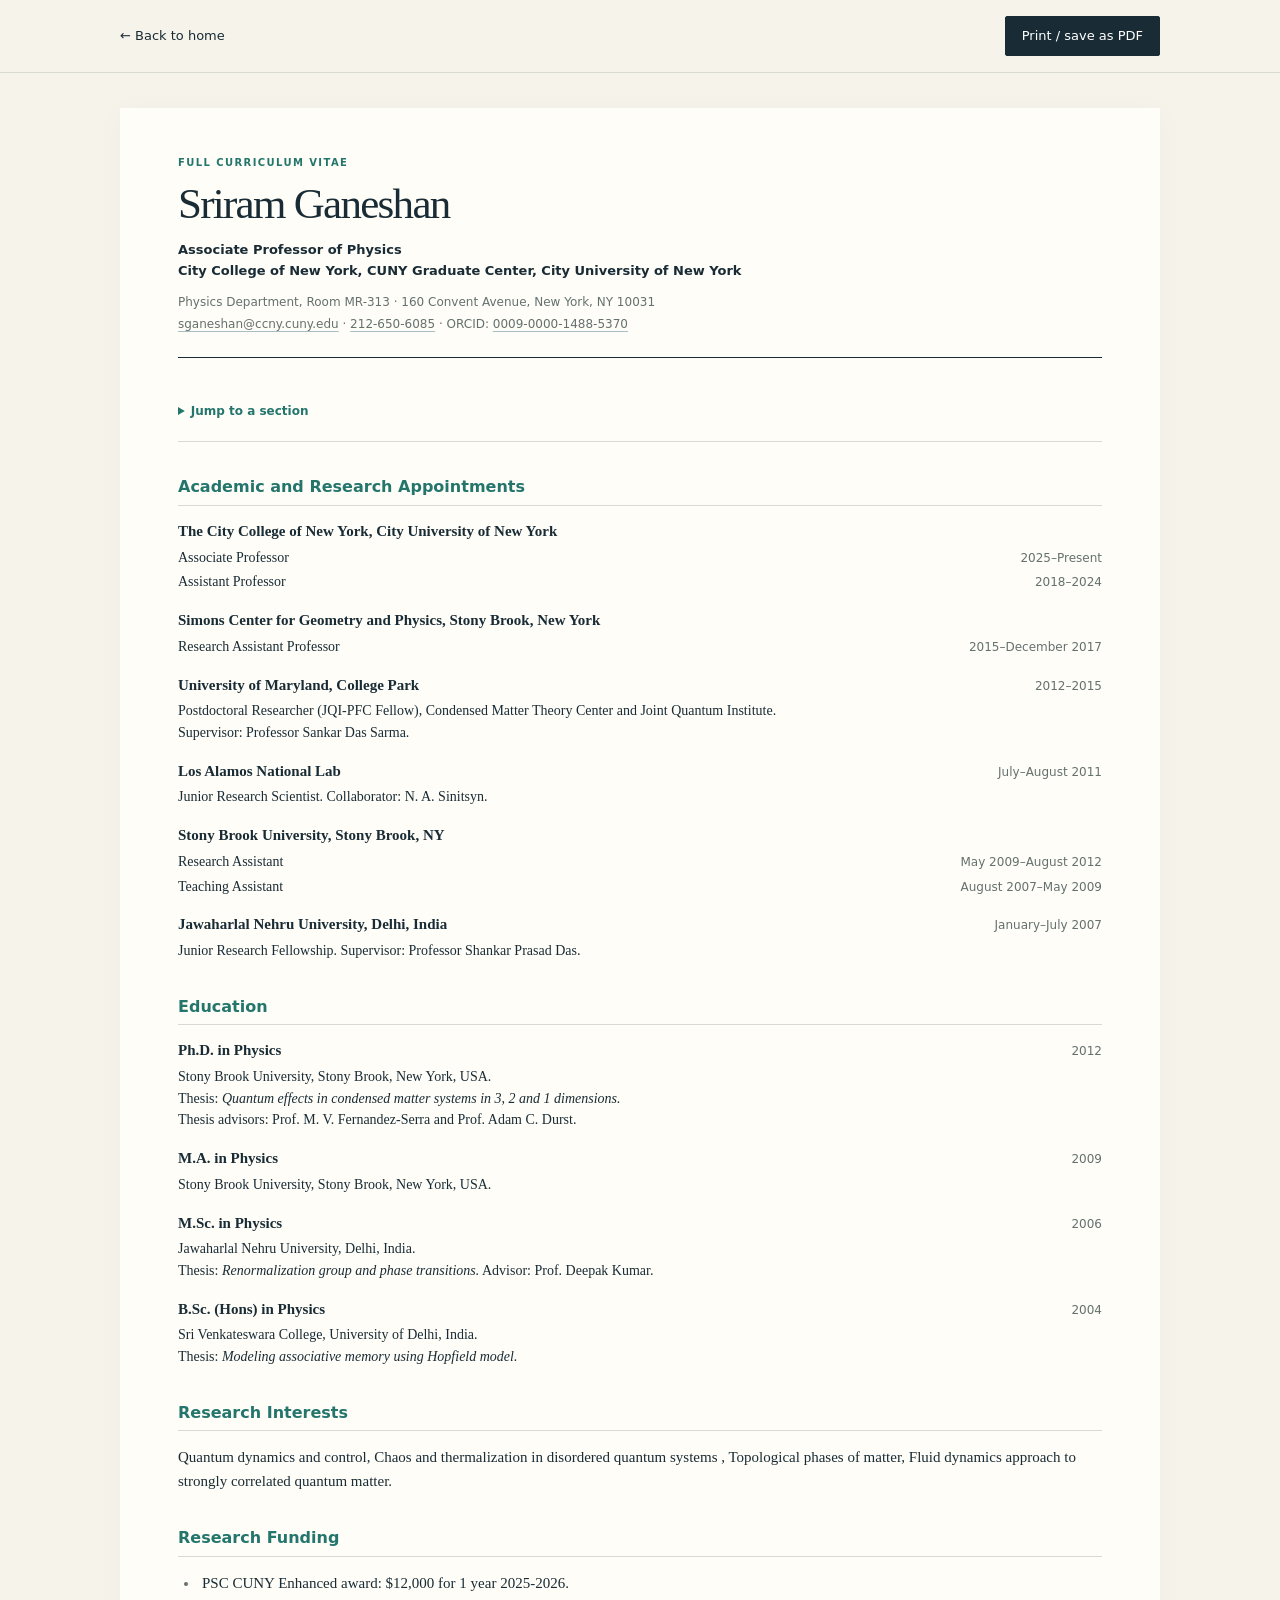
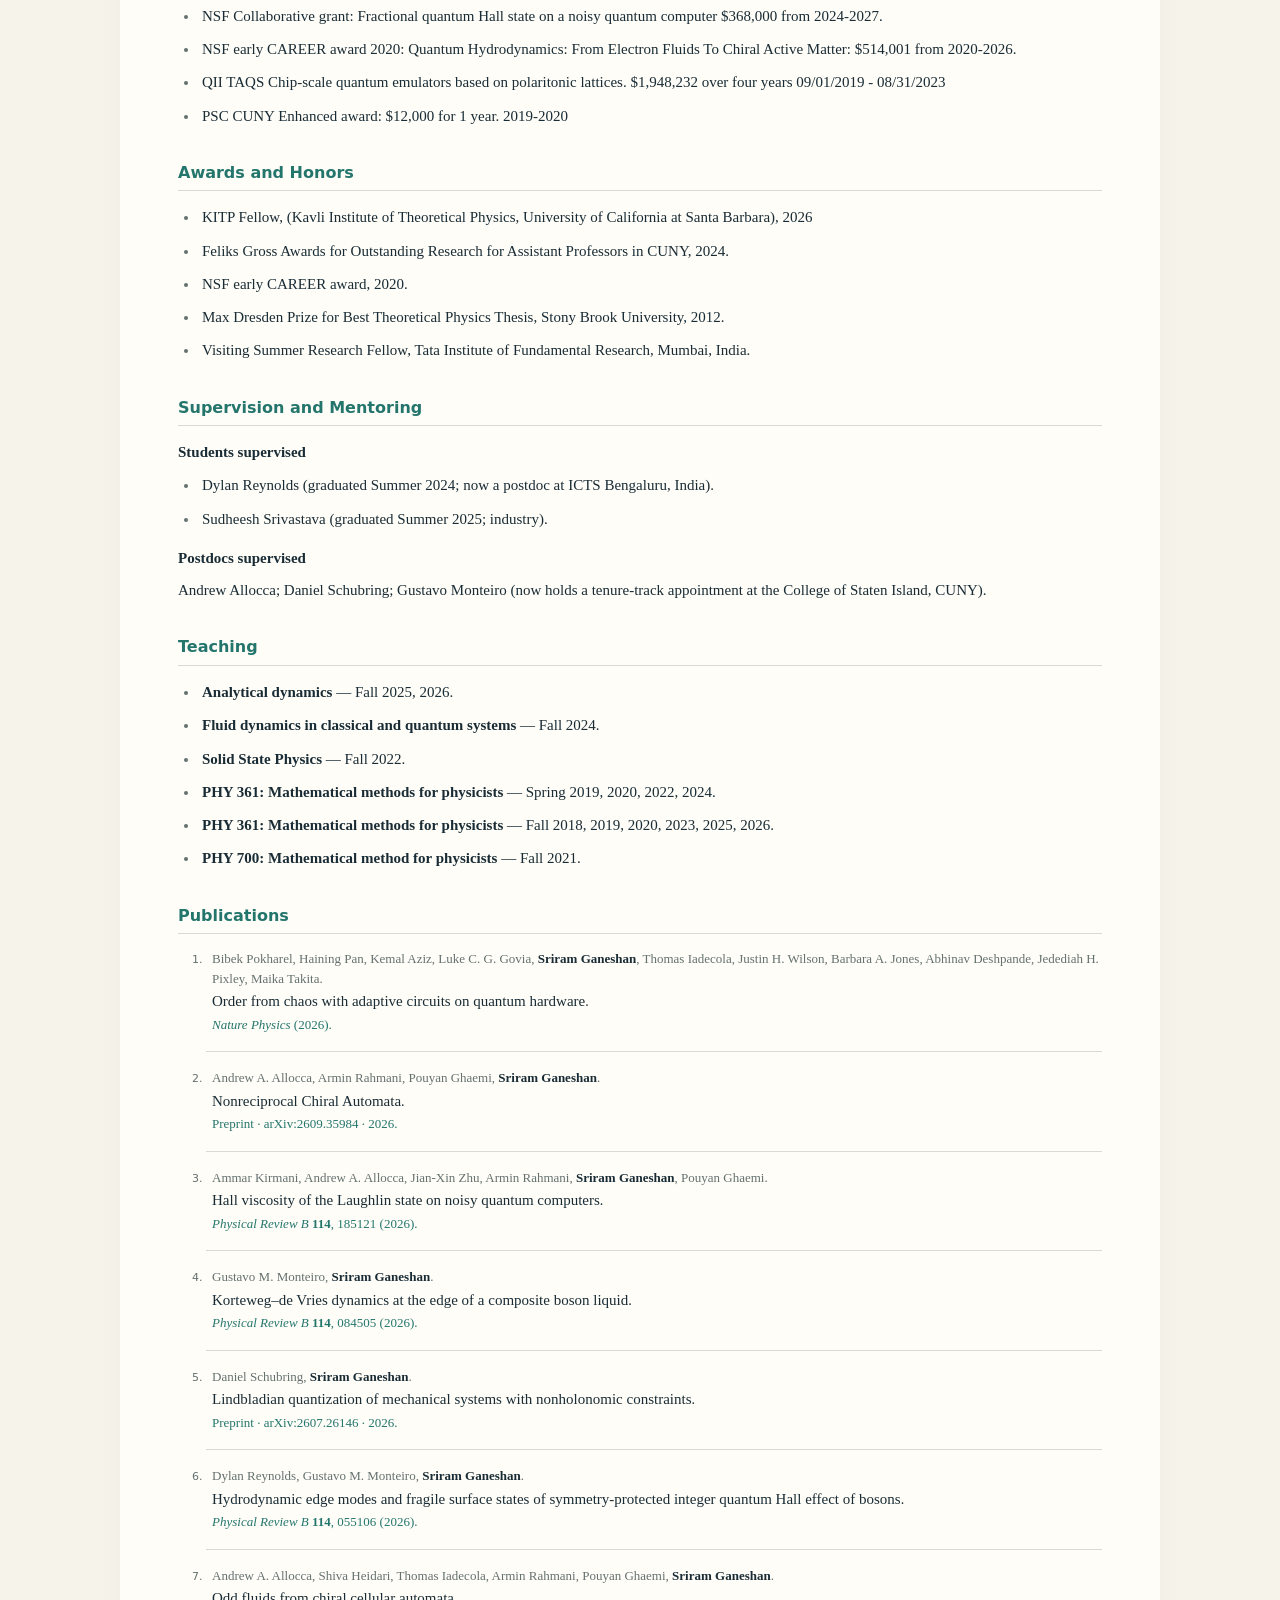
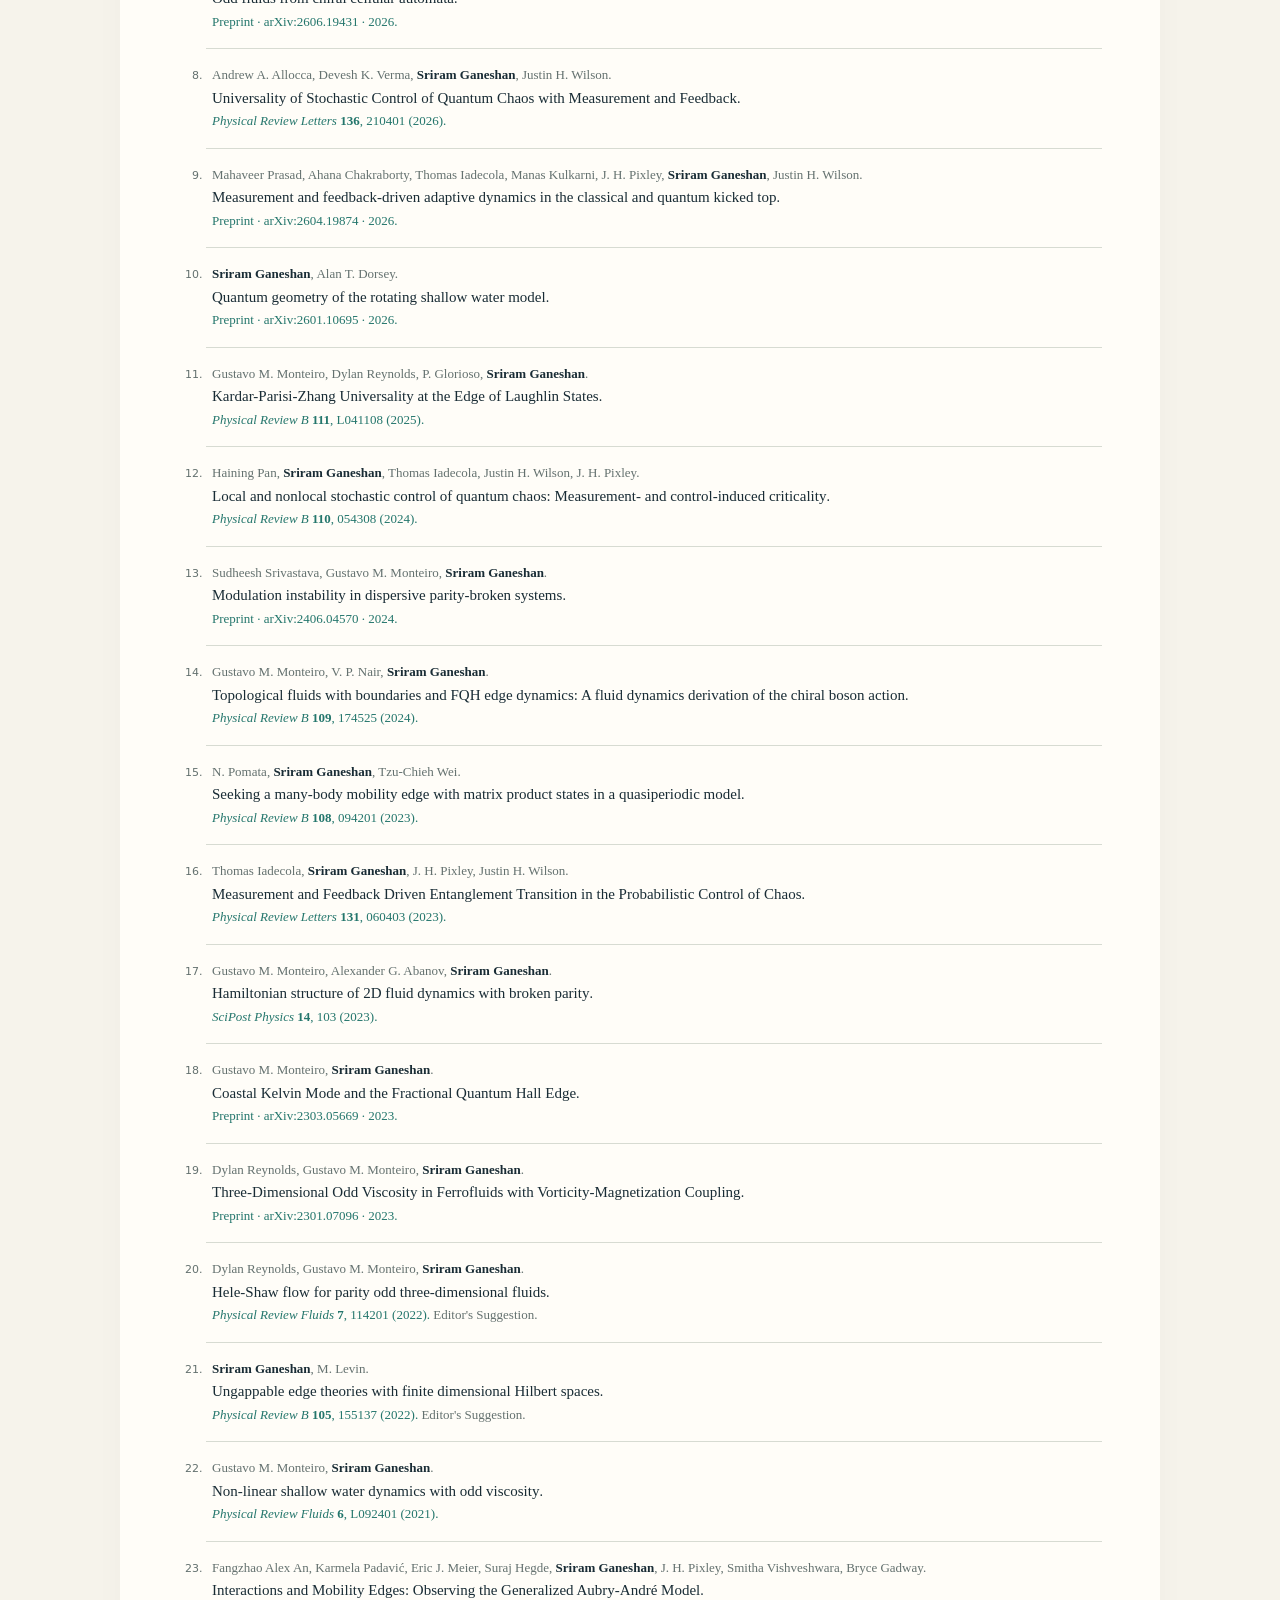
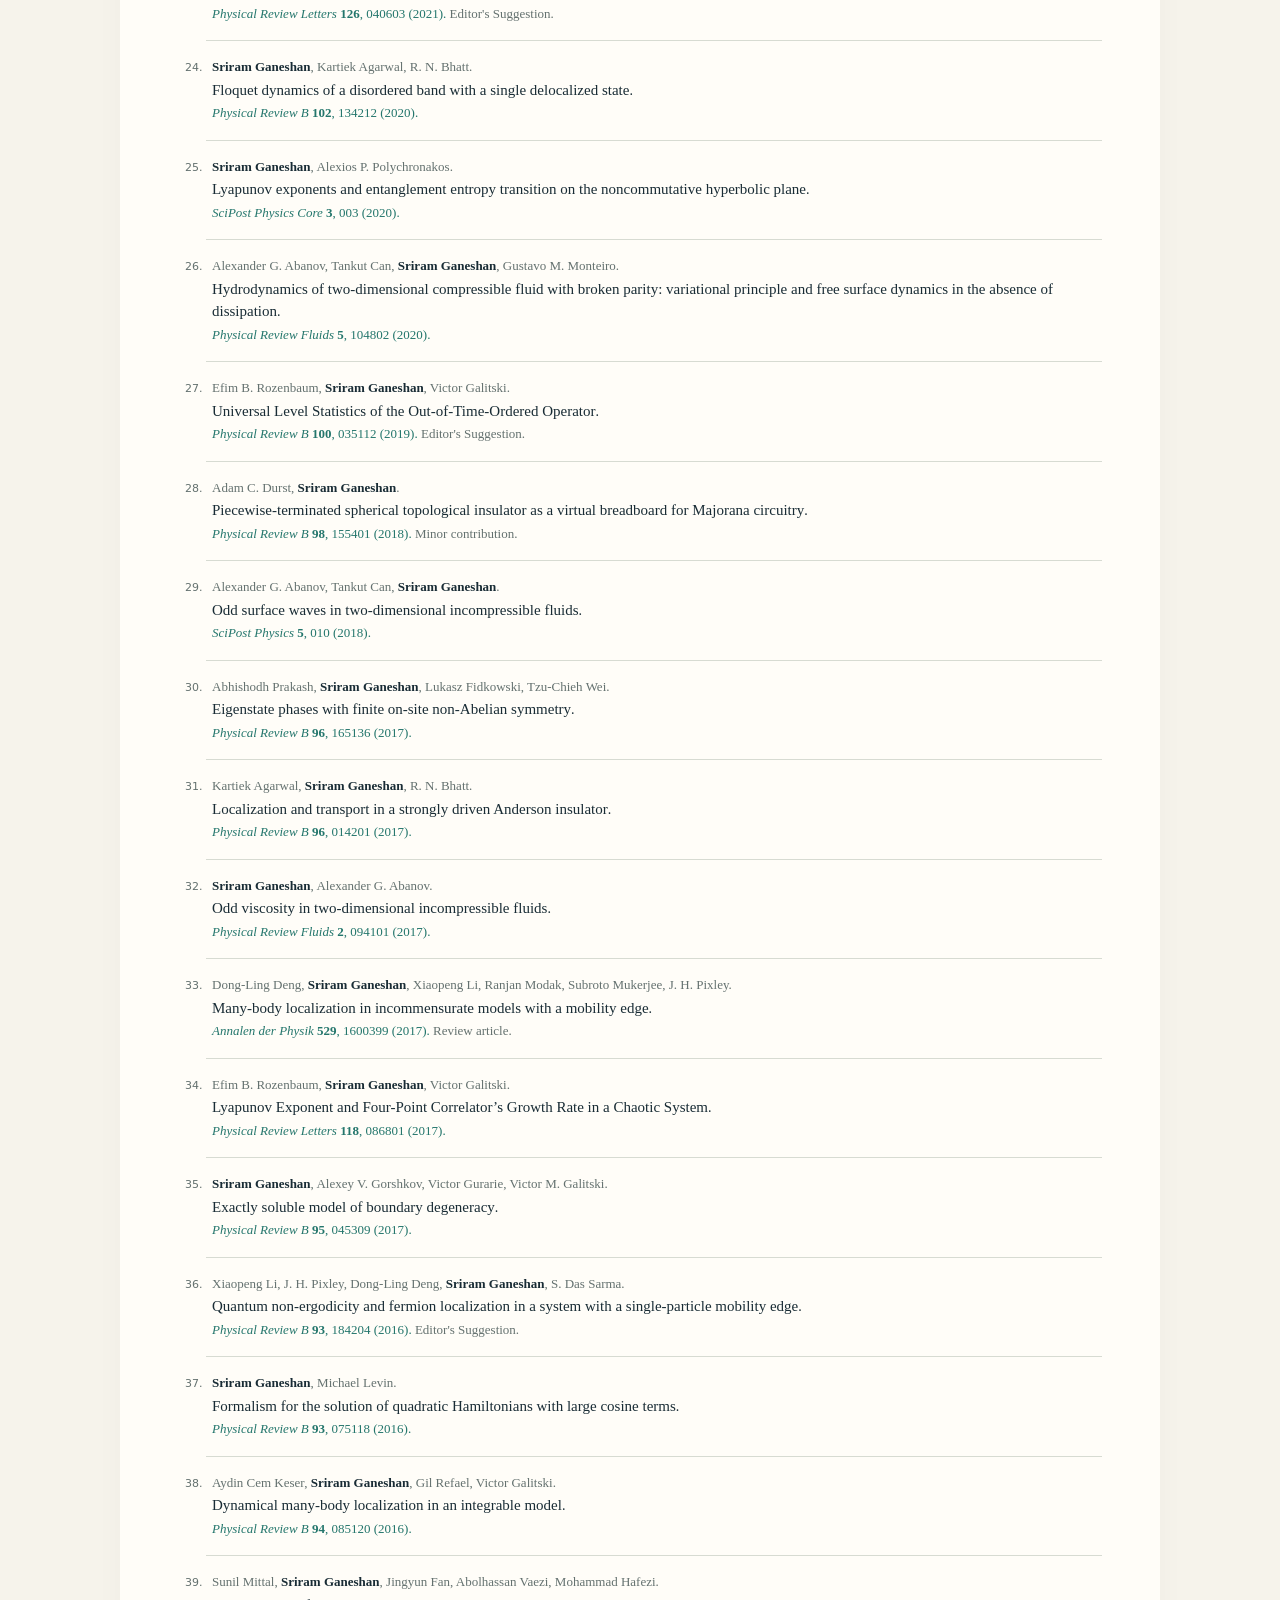
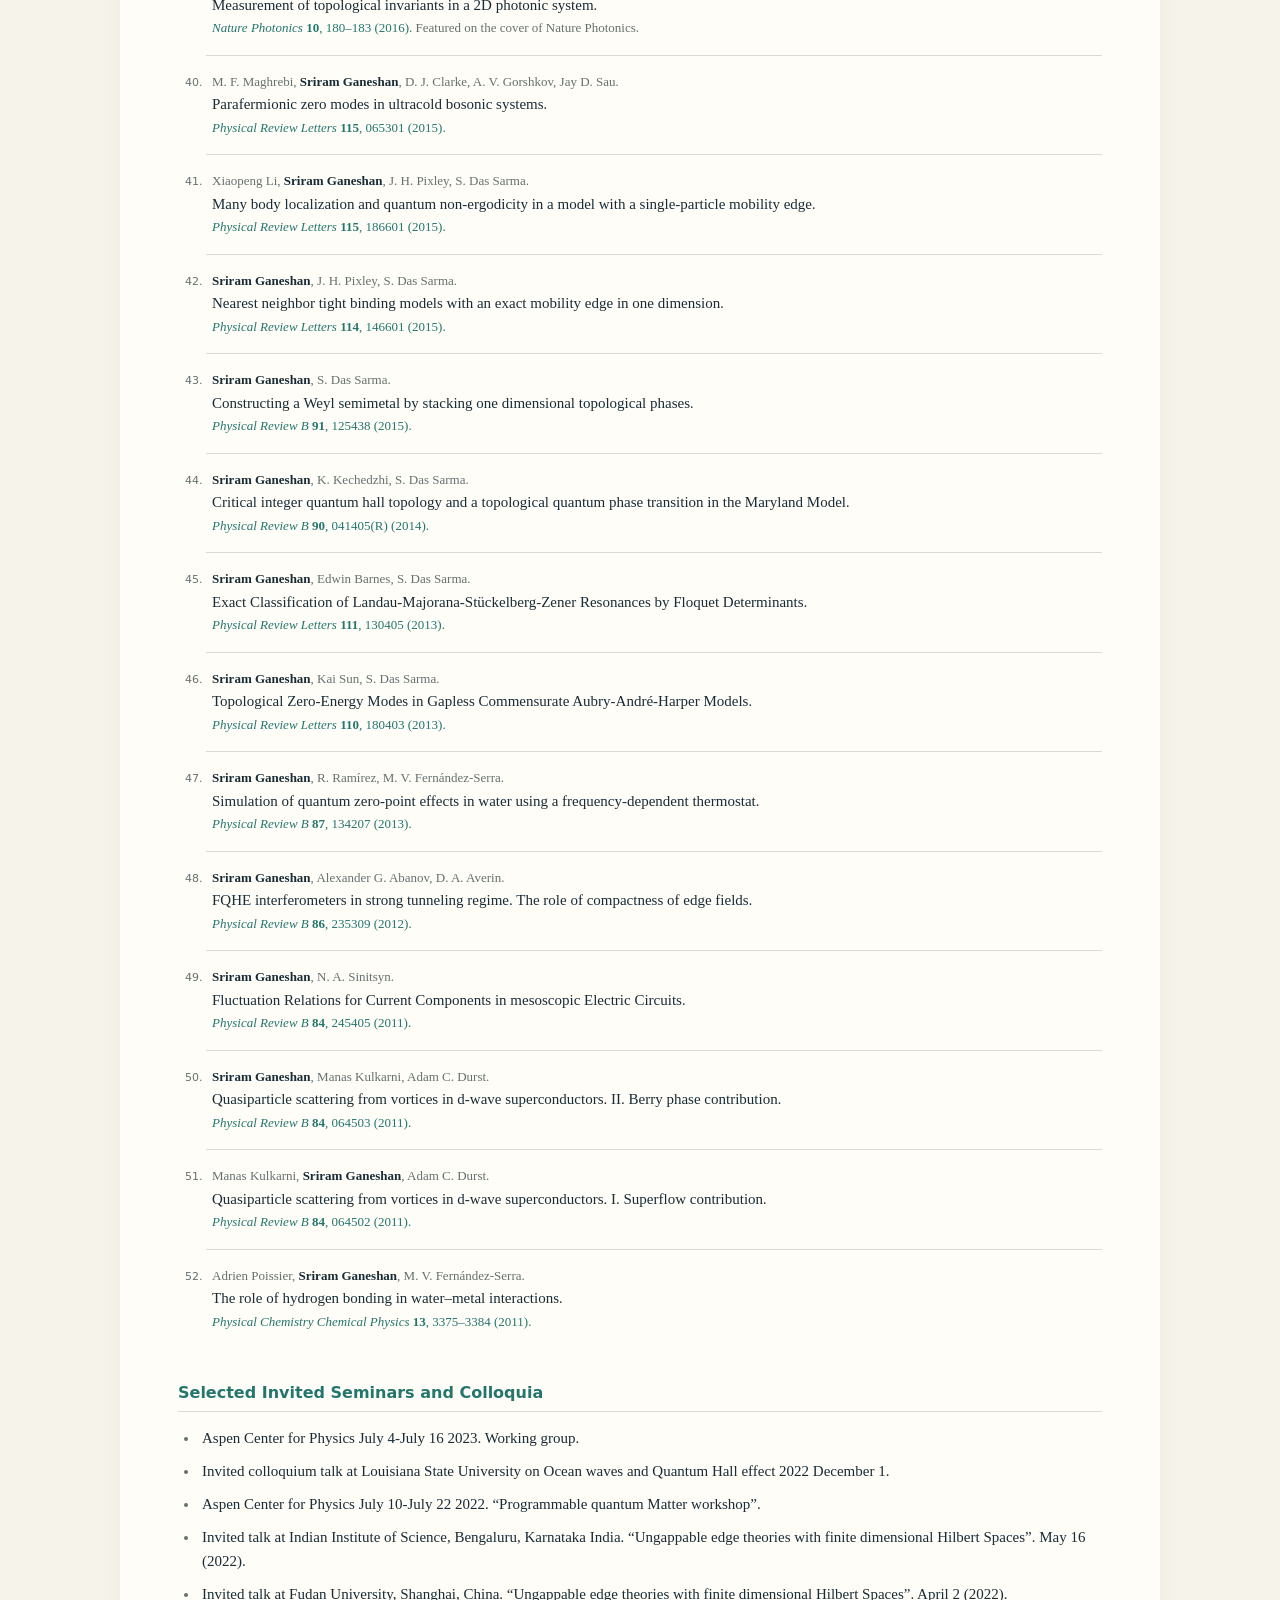
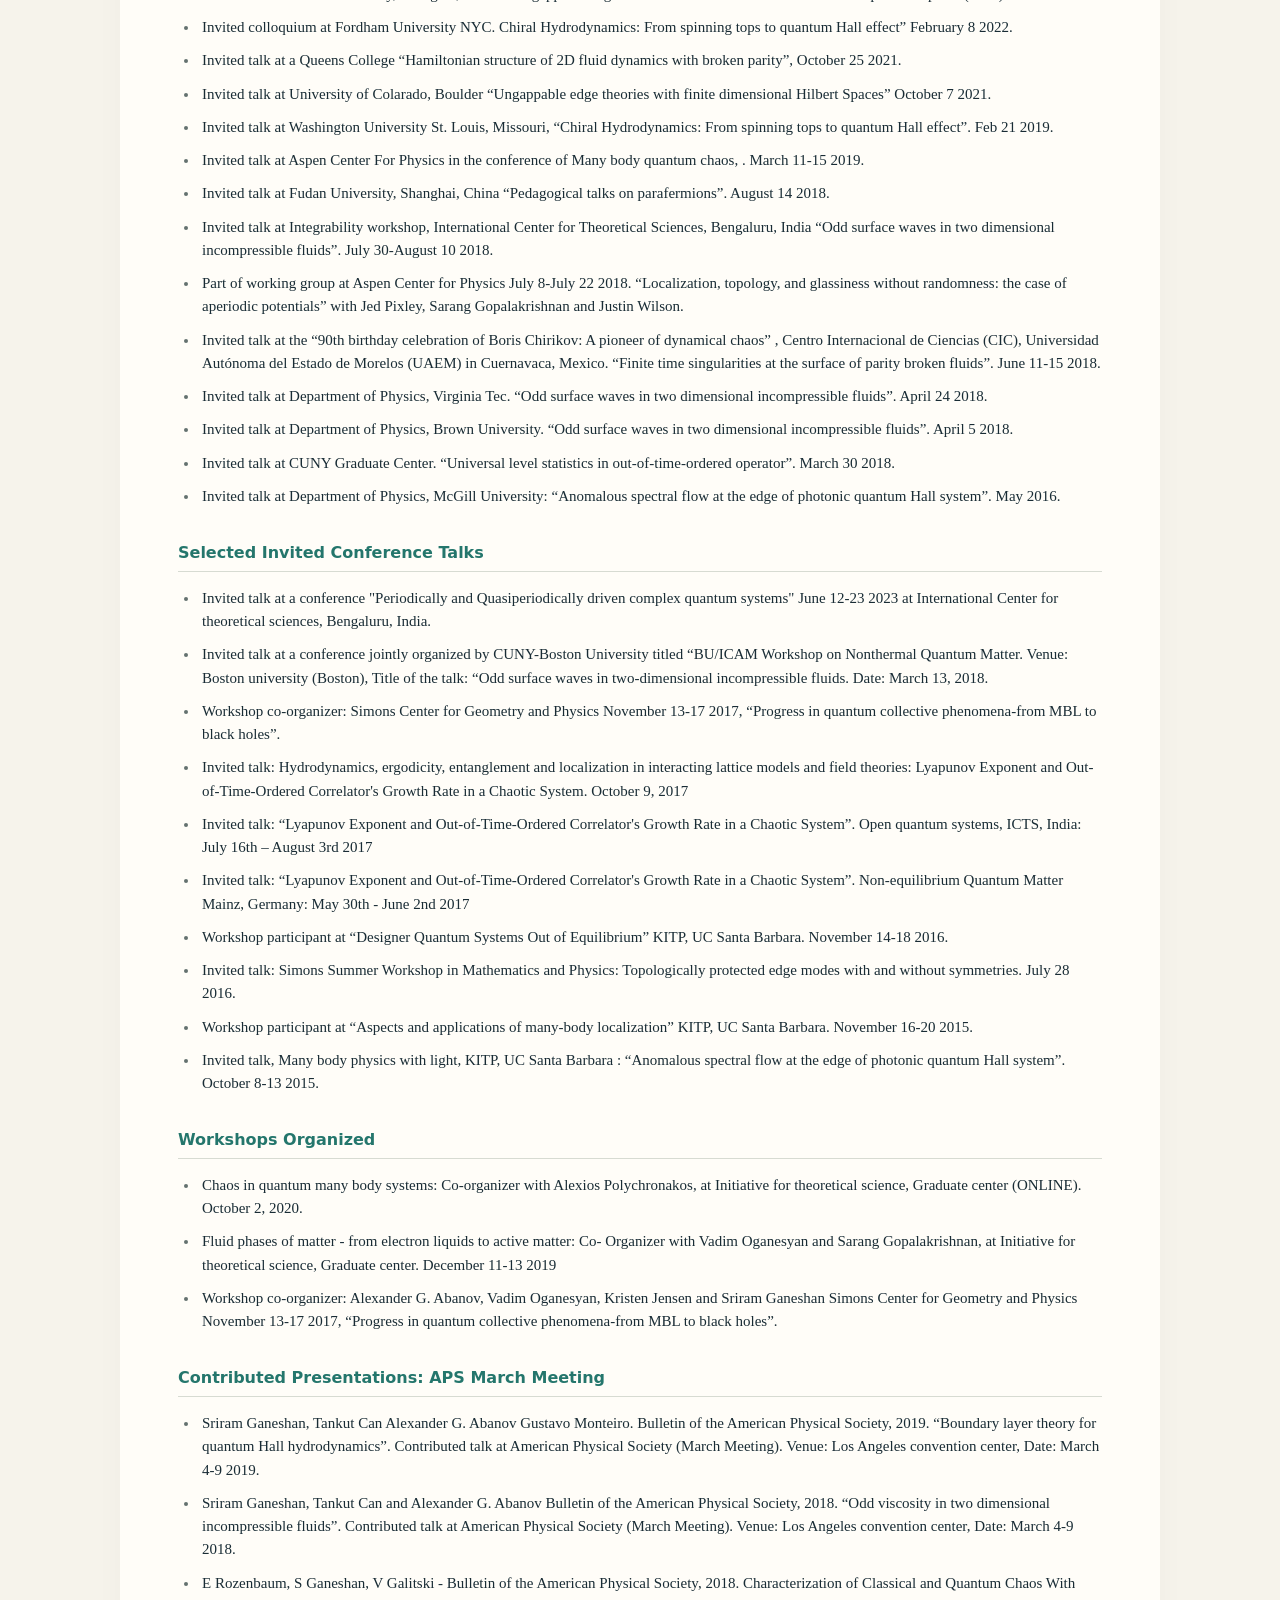
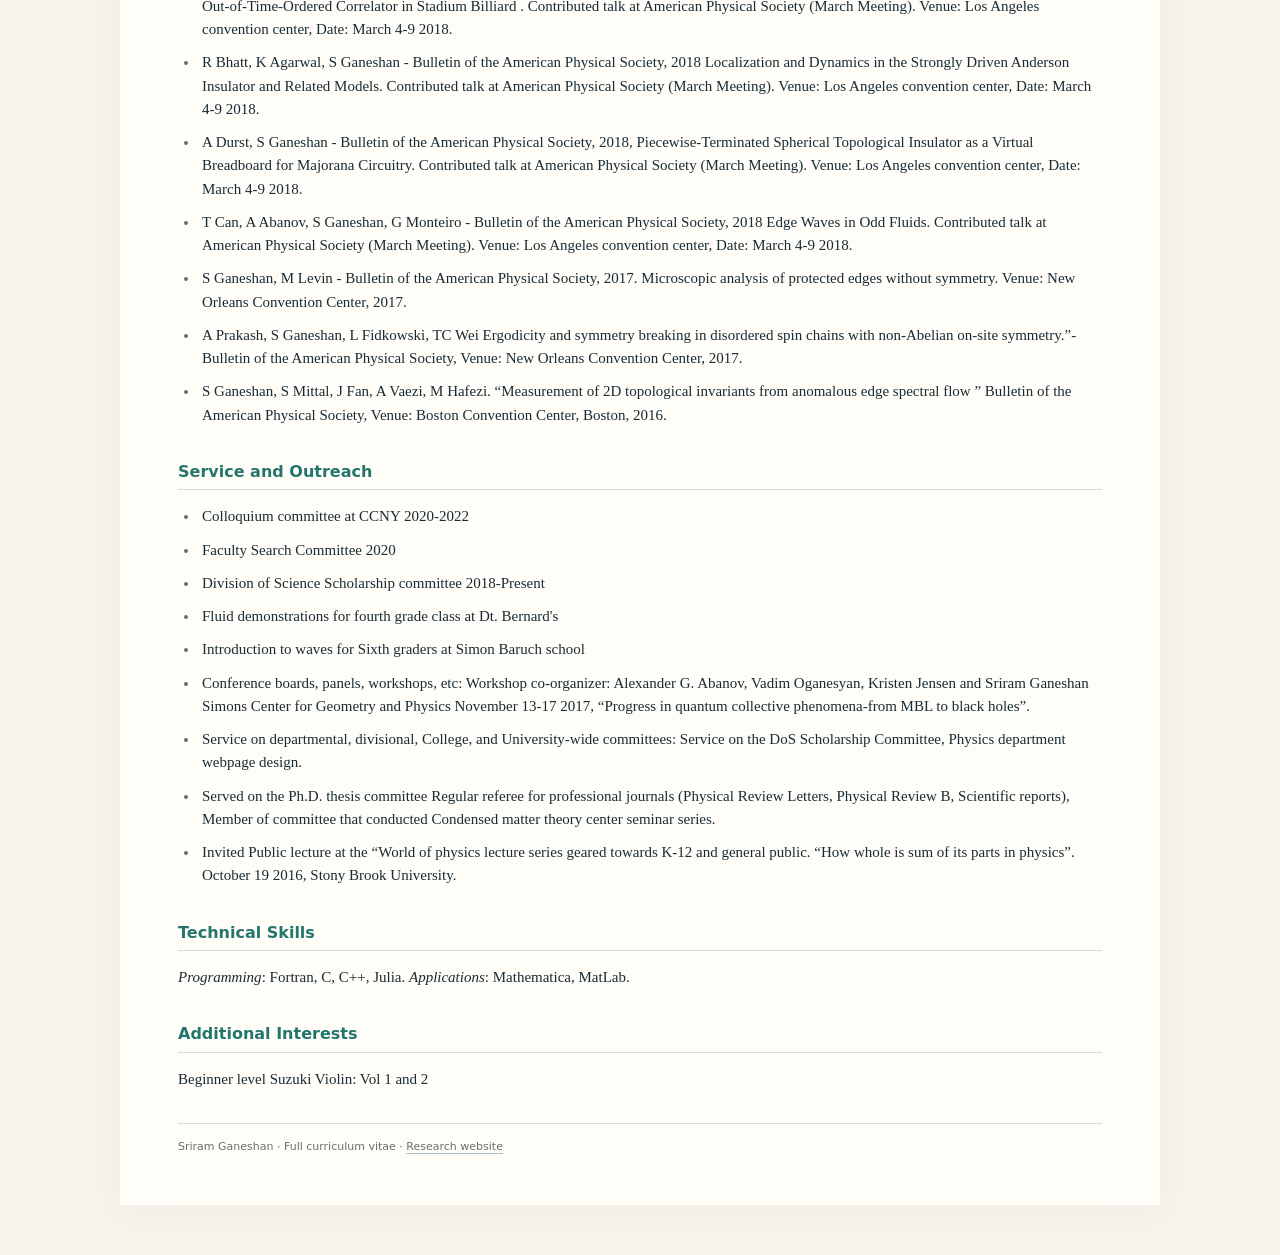
<file: cv.html>
<!doctype html>
<html lang="en"><head><meta charset="utf-8"><meta name="viewport" content="width=device-width,initial-scale=1"><meta name="description" content="Full academic CV of Sriram Ganeshan, with appointments, education, grants, all 52 publications, teaching, mentoring, invited talks, and service."><meta name="theme-color" content="#f6f3eb"><meta property="og:type" content="profile"><meta property="og:title" content="Sriram Ganeshan — Full Curriculum Vitae"><meta property="og:description" content="Full academic CV: research, publications, funding, teaching, mentoring, and service."><meta property="og:url" content="https://gsriram3284.github.io/cv.html"><link rel="canonical" href="https://gsriram3284.github.io/cv.html"><link rel="icon" href="favicon.svg" type="image/svg+xml"><title>Sriram Ganeshan — Full Curriculum Vitae</title><style>
:root{--ink:#192c35;--muted:#64716f;--line:#d7dbd2;--paper:#fffdf8;--ground:#f6f3eb;--accent:#24766c}
*{box-sizing:border-box}html{scroll-behavior:smooth;scroll-padding-top:90px;background:var(--ground);color:var(--ink)}body{margin:0;font:15px/1.55 Georgia,"Palatino Linotype",Palatino,serif}a{color:inherit;text-underline-offset:3px;text-decoration-color:#a9bdc5}a:hover{color:var(--accent)}a:focus-visible,button:focus-visible{outline:3px solid #b95832;outline-offset:4px}.toolbar{position:sticky;top:0;z-index:5;background:rgba(246,243,235,.97);border-bottom:1px solid var(--line);padding:16px max(20px,calc((100% - 1040px)/2));display:flex;align-items:center;justify-content:space-between;gap:20px;font:13px/1.4 system-ui,sans-serif}.back{text-decoration:none}.print-button{border:1px solid var(--ink);background:var(--ink);color:#fff;padding:10px 16px;border-radius:2px;font:inherit;cursor:pointer}.print-button:hover{background:var(--accent);border-color:var(--accent)}.cv{max-width:1040px;margin:35px auto 50px;padding:48px 58px;background:var(--paper);box-shadow:0 4px 28px #192c3508}.cv-header{border-bottom:1.5px solid var(--ink);padding-bottom:22px;margin-bottom:28px}.eyebrow{font:600 10px/1.4 system-ui,sans-serif;letter-spacing:.14em;text-transform:uppercase;color:var(--accent);margin:0 0 10px}h1{font-size:43px;line-height:1.1;letter-spacing:-.04em;margin:0 0 13px;font-weight:normal}.position{font:600 13px/1.6 system-ui,sans-serif;color:var(--ink);margin:0}.contact{font:12px/1.8 system-ui,sans-serif;color:var(--muted);margin:10px 0 0}.contact a{white-space:nowrap}h2{font:600 16px/1.35 system-ui,sans-serif;color:var(--accent);border-bottom:1px solid var(--line);padding-bottom:7px;margin:34px 0 15px;break-after:avoid}h3{font:600 15px/1.45 Georgia,serif;margin:0;break-after:avoid}p{margin:5px 0 9px}section{scroll-margin-top:90px}.entry{margin:0 0 17px;break-inside:avoid}.entry-head{display:flex;justify-content:space-between;align-items:baseline;gap:20px}.entry-head h3{flex:1}.period{font:12px/1.6 system-ui,sans-serif;color:var(--muted);white-space:nowrap}.entry-detail{margin-top:4px;font-size:14px}.cv-role{display:flex;align-items:baseline;justify-content:space-between;gap:20px;max-width:100%;margin:3px 0}.cv-role>span:first-child{flex:1}ul,ol{padding-left:21px;margin:10px 0 16px}li{padding-left:3px;margin:0 0 10px;break-inside:avoid}li::marker{color:var(--muted)}.publication-list{padding-left:28px}.publication-list li{padding:0 0 15px 6px;margin:0 0 16px;border-bottom:1px solid var(--line);font-size:14px;line-height:1.5}.publication-list li:last-child{border-bottom:0}.publication-list li::marker{font:11px system-ui,sans-serif}.publication-list p{margin:2px 0}.paper-authors{color:var(--muted);font-size:13px}.paper-authors strong{color:var(--ink)}.paper-title{font-size:15px;text-decoration:none}.paper-title:hover{text-decoration:underline}.paper-citation{font-size:13px;color:var(--accent)}.paper-note{color:var(--muted)}.contents{padding:16px 0 20px;border-bottom:1px solid var(--line);margin-bottom:22px}.contents summary{font:600 12px/1.6 system-ui,sans-serif;color:var(--accent);cursor:pointer}.contents-links{display:grid;grid-template-columns:1fr 1fr;gap:7px 26px;margin-top:13px;font:12px/1.6 system-ui,sans-serif}.contents-links a{text-decoration:none;color:var(--muted)}.contents-links a:hover{color:var(--accent);text-decoration:underline}.cv-footer{border-top:1px solid var(--line);margin-top:32px;padding-top:14px;font:11px/1.7 system-ui,sans-serif;color:var(--muted)}
@media(max-width:760px){html{scroll-padding-top:80px}.toolbar{padding:13px 18px;gap:12px;font-size:12px}.print-button{padding:9px 12px}.cv{padding:30px 22px;margin:0 auto;background:var(--paper);box-shadow:none}h1{font-size:36px}h2{font-size:15px;margin-top:29px}.contact{font-size:11px}.entry-head{display:block}.entry-head>.period{display:block;margin-top:2px}.entry-detail{font-size:13px}.cv-role{display:block}.cv-role .period{display:block}.contents-links{grid-template-columns:1fr}.publication-list{padding-left:23px}.publication-list li{padding-left:3px}.paper-title{font-size:14px}.paper-authors,.paper-citation{font-size:12px}}
@media(prefers-reduced-motion:reduce){html{scroll-behavior:auto}}
@page{size:letter;margin:.65in .7in}
@media print{html,body{background:#fff;color:#15232a;font-size:10.5pt;line-height:1.3}.toolbar,.contents{display:none}.cv{max-width:none;padding:0;margin:0;background:#fff;box-shadow:none}.cv-header{margin-bottom:18px;padding-bottom:14px}h1{font-size:27pt}.eyebrow{font-size:8pt}.position{font-size:10pt}.contact{font-size:8.5pt}h2{font-size:12pt;margin-top:18px;margin-bottom:9px;padding-bottom:4px}h3{font-size:10.5pt}.entry{margin-bottom:10px}.entry-detail{font-size:10pt}.period{font-size:9pt}.entry-head,.cv-role{display:flex}.entry-head>.period,.cv-role .period{display:inline}.publication-list li{font-size:10pt;line-height:1.25;margin-bottom:9px;padding-bottom:8px}.paper-title{font-size:10.5pt}.paper-authors,.paper-citation{font-size:9.5pt}.publication-list li::marker{font-size:8.5pt}li{margin-bottom:7px}a{color:inherit;text-decoration:none}.cv-footer{font-size:8pt}}
</style></head><body><nav class="toolbar" aria-label="CV navigation"><a class="back" href="index.html">← Back to home</a><button class="print-button" type="button" id="print-cv">Print / save as PDF</button></nav><main class="cv"><header class="cv-header"><p class="eyebrow">Full curriculum vitae</p><h1>Sriram Ganeshan</h1><p class="position">Associate Professor of Physics<br>City College of New York, CUNY Graduate Center, City University of New York</p><p class="contact">Physics Department, Room MR-313 · 160 Convent Avenue, New York, NY 10031<br><a href="mailto:sganeshan@ccny.cuny.edu">sganeshan@ccny.cuny.edu</a> · <a href="tel:+12126506085">212-650-6085</a> · ORCID: <a href="https://orcid.org/0009-0000-1488-5370">0009-0000-1488-5370</a></p></header><details class="contents"><summary>Jump to a section</summary><nav class="contents-links" aria-label="CV sections"><a href="#cv-academic-and-research-appointments">Academic and Research Appointments</a><a href="#cv-education">Education</a><a href="#cv-research-interests">Research Interests</a><a href="#cv-research-funding">Research Funding</a><a href="#cv-awards-and-honors">Awards and Honors</a><a href="#cv-supervision-and-mentoring">Supervision and Mentoring</a><a href="#cv-teaching">Teaching</a><a href="#cv-publications">Publications</a><a href="#cv-selected-invited-seminars-and-colloquia">Selected Invited Seminars and Colloquia</a><a href="#cv-selected-invited-conference-talks">Selected Invited Conference Talks</a><a href="#cv-workshops-organized">Workshops Organized</a><a href="#cv-contributed-presentations-aps-march-meeting">Contributed Presentations: APS March Meeting</a><a href="#cv-service-and-outreach">Service and Outreach</a><a href="#cv-technical-skills">Technical Skills</a><a href="#cv-additional-interests">Additional Interests</a></nav></details><section id="cv-academic-and-research-appointments"><h2>Academic and Research Appointments</h2><article class="entry"><div class="entry-head"><h3>The City College of New York, City University of New York</h3></div><div class="entry-detail"><div class="cv-role"><span>Associate Professor</span><span class="period">2025–Present</span></div> <div class="cv-role"><span>Assistant Professor</span><span class="period">2018–2024</span></div></div></article><article class="entry"><div class="entry-head"><h3>Simons Center for Geometry and Physics, Stony Brook, New York</h3></div><div class="entry-detail"><div class="cv-role"><span>Research Assistant Professor</span><span class="period">2015–December 2017</span></div></div></article><article class="entry"><div class="entry-head"><h3>University of Maryland, College Park</h3><span class="period">2012–2015</span></div><div class="entry-detail">Postdoctoral Researcher (JQI-PFC Fellow), Condensed Matter Theory Center and Joint Quantum Institute.<br> Supervisor: Professor Sankar Das Sarma.</div></article><article class="entry"><div class="entry-head"><h3>Los Alamos National Lab</h3><span class="period">July–August 2011</span></div><div class="entry-detail">Junior Research Scientist. Collaborator: N. A. Sinitsyn.</div></article><article class="entry"><div class="entry-head"><h3>Stony Brook University, Stony Brook, NY</h3></div><div class="entry-detail"><div class="cv-role"><span>Research Assistant</span><span class="period">May 2009–August 2012</span></div> <div class="cv-role"><span>Teaching Assistant</span><span class="period">August 2007–May 2009</span></div></div></article><article class="entry"><div class="entry-head"><h3>Jawaharlal Nehru University, Delhi, India</h3><span class="period">January–July 2007</span></div><div class="entry-detail">Junior Research Fellowship. Supervisor: Professor Shankar Prasad Das.</div></article></section><section id="cv-education"><h2>Education</h2><article class="entry"><div class="entry-head"><h3>Ph.D. in Physics</h3><span class="period">2012</span></div><div class="entry-detail">Stony Brook University, Stony Brook, New York, USA.<br> Thesis: <em>Quantum effects in condensed matter systems in 3, 2 and 1 dimensions.</em><br> Thesis advisors: Prof. M. V. Fernandez-Serra and Prof. Adam C. Durst.</div></article><article class="entry"><div class="entry-head"><h3>M.A. in Physics</h3><span class="period">2009</span></div><div class="entry-detail">Stony Brook University, Stony Brook, New York, USA.</div></article><article class="entry"><div class="entry-head"><h3>M.Sc. in Physics</h3><span class="period">2006</span></div><div class="entry-detail">Jawaharlal Nehru University, Delhi, India.<br> Thesis: <em>Renormalization group and phase transitions.</em> Advisor: Prof. Deepak Kumar.</div></article><article class="entry"><div class="entry-head"><h3>B.Sc. (Hons) in Physics</h3><span class="period">2004</span></div><div class="entry-detail">Sri Venkateswara College, University of Delhi, India.<br> Thesis: <em>Modeling associative memory using Hopfield model.</em></div></article></section><section id="cv-research-interests"><h2>Research Interests</h2><p>Quantum dynamics and control, Chaos and thermalization in disordered quantum systems , Topological phases of matter, Fluid dynamics approach to strongly correlated quantum matter.</p></section><section id="cv-research-funding"><h2>Research Funding</h2><ul><li>PSC CUNY Enhanced award: $12,000 for 1 year 2025-2026.</li><li>NSF Collaborative grant: Fractional quantum Hall state on a noisy quantum computer $368,000 from 2024-2027.</li><li>NSF early CAREER award 2020: Quantum Hydrodynamics: From Electron Fluids To Chiral Active Matter: $514,001 from 2020-2026.</li><li>QII TAQS Chip-scale quantum emulators based on polaritonic lattices. $1,948,232 over four years 09/01/2019 - 08/31/2023</li><li>PSC CUNY Enhanced award: $12,000 for 1 year. 2019-2020</li></ul></section><section id="cv-awards-and-honors"><h2>Awards and Honors</h2><ul><li>KITP Fellow, (Kavli Institute of Theoretical Physics, University of California at Santa Barbara), 2026</li><li>Feliks Gross Awards for Outstanding Research for Assistant Professors in CUNY, 2024.</li><li>NSF early CAREER award, 2020.</li><li>Max Dresden Prize for Best Theoretical Physics Thesis, Stony Brook University, 2012.</li><li>Visiting Summer Research Fellow, Tata Institute of Fundamental Research, Mumbai, India.</li></ul></section><section id="cv-supervision-and-mentoring"><h2>Supervision and Mentoring</h2><p><strong>Students supervised</strong></p><ul><li>Dylan Reynolds (graduated Summer 2024; now a postdoc at ICTS Bengaluru, India).</li><li>Sudheesh Srivastava (graduated Summer 2025; industry).</li></ul><p><strong>Postdocs supervised</strong></p><p> Andrew Allocca; Daniel Schubring; Gustavo Monteiro (now holds a tenure-track appointment at the College of Staten Island, CUNY).</p></section><section id="cv-teaching"><h2>Teaching</h2><ul><li><strong>Analytical dynamics</strong> — Fall 2025, 2026.</li><li><strong>Fluid dynamics in classical and quantum systems</strong> — Fall 2024.</li><li><strong>Solid State Physics</strong> — Fall 2022.</li><li><strong>PHY 361: Mathematical methods for physicists</strong> — Spring 2019, 2020, 2022, 2024.</li><li><strong>PHY 361: Mathematical methods for physicists</strong> — Fall 2018, 2019, 2020, 2023, 2025, 2026.</li><li><strong>PHY 700: Mathematical method for physicists</strong> — Fall 2021.</li></ul></section><section id="cv-publications" class="publications"><h2>Publications</h2><ol class="publication-list"><li id="cv-pub-01"><p class="paper-authors">Bibek Pokharel, Haining Pan, Kemal Aziz, Luke C. G. Govia, <strong>Sriram Ganeshan</strong>, Thomas Iadecola, Justin H. Wilson, Barbara A. Jones, Abhinav Deshpande, Jedediah H. Pixley, Maika Takita.</p><p><a class="paper-title" href="https://doi.org/10.1038/s41567-026-03470-6">Order from chaos with adaptive circuits on quantum hardware</a>.</p><p class="paper-citation"><em>Nature Physics</em> (2026).</p></li><li id="cv-pub-02"><p class="paper-authors">Andrew A. Allocca, Armin Rahmani, Pouyan Ghaemi, <strong>Sriram Ganeshan</strong>.</p><p><a class="paper-title" href="https://arxiv.org/abs/2609.35984">Nonreciprocal Chiral Automata</a>.</p><p class="paper-citation">Preprint · arXiv:2609.35984 · 2026.</p></li><li id="cv-pub-03"><p class="paper-authors">Ammar Kirmani, Andrew A. Allocca, Jian-Xin Zhu, Armin Rahmani, <strong>Sriram Ganeshan</strong>, Pouyan Ghaemi.</p><p><a class="paper-title" href="https://doi.org/10.1103/2g6v-fqbr">Hall viscosity of the Laughlin state on noisy quantum computers</a>.</p><p class="paper-citation"><em>Physical Review B</em> <strong>114</strong>, 185121 (2026).</p></li><li id="cv-pub-04"><p class="paper-authors">Gustavo M. Monteiro, <strong>Sriram Ganeshan</strong>.</p><p><a class="paper-title" href="https://doi.org/10.1103/5s1b-3ssb">Korteweg–de Vries dynamics at the edge of a composite boson liquid</a>.</p><p class="paper-citation"><em>Physical Review B</em> <strong>114</strong>, 084505 (2026).</p></li><li id="cv-pub-05"><p class="paper-authors">Daniel Schubring, <strong>Sriram Ganeshan</strong>.</p><p><a class="paper-title" href="https://arxiv.org/abs/2607.26146">Lindbladian quantization of mechanical systems with nonholonomic constraints</a>.</p><p class="paper-citation">Preprint · arXiv:2607.26146 · 2026.</p></li><li id="cv-pub-13"><p class="paper-authors">Dylan Reynolds, Gustavo M. Monteiro, <strong>Sriram Ganeshan</strong>.</p><p><a class="paper-title" href="https://doi.org/10.1103/h5py-sxyq">Hydrodynamic edge modes and fragile surface states of symmetry-protected integer quantum Hall effect of bosons</a>.</p><p class="paper-citation"><em>Physical Review B</em> <strong>114</strong>, 055106 (2026).</p></li><li id="cv-pub-06"><p class="paper-authors">Andrew A. Allocca, Shiva Heidari, Thomas Iadecola, Armin Rahmani, Pouyan Ghaemi, <strong>Sriram Ganeshan</strong>.</p><p><a class="paper-title" href="https://arxiv.org/abs/2606.19431">Odd fluids from chiral cellular automata</a>.</p><p class="paper-citation">Preprint · arXiv:2606.19431 · 2026.</p></li><li id="cv-pub-07"><p class="paper-authors">Andrew A. Allocca, Devesh K. Verma, <strong>Sriram Ganeshan</strong>, Justin H. Wilson.</p><p><a class="paper-title" href="https://doi.org/10.1103/xgfv-p42g">Universality of Stochastic Control of Quantum Chaos with Measurement and Feedback</a>.</p><p class="paper-citation"><em>Physical Review Letters</em> <strong>136</strong>, 210401 (2026).</p></li><li id="cv-pub-08"><p class="paper-authors">Mahaveer Prasad, Ahana Chakraborty, Thomas Iadecola, Manas Kulkarni, J. H. Pixley, <strong>Sriram Ganeshan</strong>, Justin H. Wilson.</p><p><a class="paper-title" href="https://arxiv.org/abs/2604.19874">Measurement and feedback-driven adaptive dynamics in the classical and quantum kicked top</a>.</p><p class="paper-citation">Preprint · arXiv:2604.19874 · 2026.</p></li><li id="cv-pub-09"><p class="paper-authors"><strong>Sriram Ganeshan</strong>, Alan T. Dorsey.</p><p><a class="paper-title" href="https://arxiv.org/abs/2601.10695">Quantum geometry of the rotating shallow water model</a>.</p><p class="paper-citation">Preprint · arXiv:2601.10695 · 2026.</p></li><li id="cv-pub-10"><p class="paper-authors">Gustavo M. Monteiro, Dylan Reynolds, P. Glorioso, <strong>Sriram Ganeshan</strong>.</p><p><a class="paper-title" href="https://doi.org/10.1103/PhysRevB.111.L041108">Kardar-Parisi-Zhang Universality at the Edge of Laughlin States</a>.</p><p class="paper-citation"><em>Physical Review B</em> <strong>111</strong>, L041108 (2025).</p></li><li id="cv-pub-11"><p class="paper-authors">Haining Pan, <strong>Sriram Ganeshan</strong>, Thomas Iadecola, Justin H. Wilson, J. H. Pixley.</p><p><a class="paper-title" href="https://doi.org/10.1103/PhysRevB.110.054308">Local and nonlocal stochastic control of quantum chaos: Measurement- and control-induced criticality</a>.</p><p class="paper-citation"><em>Physical Review B</em> <strong>110</strong>, 054308 (2024).</p></li><li id="cv-pub-12"><p class="paper-authors">Sudheesh Srivastava, Gustavo M. Monteiro, <strong>Sriram Ganeshan</strong>.</p><p><a class="paper-title" href="https://arxiv.org/abs/2406.04570">Modulation instability in dispersive parity-broken systems</a>.</p><p class="paper-citation">Preprint · arXiv:2406.04570 · 2024.</p></li><li id="cv-pub-14"><p class="paper-authors">Gustavo M. Monteiro, V. P. Nair, <strong>Sriram Ganeshan</strong>.</p><p><a class="paper-title" href="https://doi.org/10.1103/PhysRevB.109.174525">Topological fluids with boundaries and FQH edge dynamics: A fluid dynamics derivation of the chiral boson action</a>.</p><p class="paper-citation"><em>Physical Review B</em> <strong>109</strong>, 174525 (2024).</p></li><li id="cv-pub-15"><p class="paper-authors">N. Pomata, <strong>Sriram Ganeshan</strong>, Tzu-Chieh Wei.</p><p><a class="paper-title" href="https://doi.org/10.1103/PhysRevB.108.094201">Seeking a many-body mobility edge with matrix product states in a quasiperiodic model</a>.</p><p class="paper-citation"><em>Physical Review B</em> <strong>108</strong>, 094201 (2023).</p></li><li id="cv-pub-16"><p class="paper-authors">Thomas Iadecola, <strong>Sriram Ganeshan</strong>, J. H. Pixley, Justin H. Wilson.</p><p><a class="paper-title" href="https://doi.org/10.1103/PhysRevLett.131.060403">Measurement and Feedback Driven Entanglement Transition in the Probabilistic Control of Chaos</a>.</p><p class="paper-citation"><em>Physical Review Letters</em> <strong>131</strong>, 060403 (2023).</p></li><li id="cv-pub-17"><p class="paper-authors">Gustavo M. Monteiro, Alexander G. Abanov, <strong>Sriram Ganeshan</strong>.</p><p><a class="paper-title" href="https://doi.org/10.21468/SciPostPhys.14.5.103">Hamiltonian structure of 2D fluid dynamics with broken parity</a>.</p><p class="paper-citation"><em>SciPost Physics</em> <strong>14</strong>, 103 (2023).</p></li><li id="cv-pub-18"><p class="paper-authors">Gustavo M. Monteiro, <strong>Sriram Ganeshan</strong>.</p><p><a class="paper-title" href="https://arxiv.org/abs/2303.05669">Coastal Kelvin Mode and the Fractional Quantum Hall Edge</a>.</p><p class="paper-citation">Preprint · arXiv:2303.05669 · 2023.</p></li><li id="cv-pub-19"><p class="paper-authors">Dylan Reynolds, Gustavo M. Monteiro, <strong>Sriram Ganeshan</strong>.</p><p><a class="paper-title" href="https://arxiv.org/abs/2301.07096">Three-Dimensional Odd Viscosity in Ferrofluids with Vorticity-Magnetization Coupling</a>.</p><p class="paper-citation">Preprint · arXiv:2301.07096 · 2023.</p></li><li id="cv-pub-20"><p class="paper-authors">Dylan Reynolds, Gustavo M. Monteiro, <strong>Sriram Ganeshan</strong>.</p><p><a class="paper-title" href="https://doi.org/10.1103/PhysRevFluids.7.114201">Hele-Shaw flow for parity odd three-dimensional fluids</a>.</p><p class="paper-citation"><em>Physical Review Fluids</em> <strong>7</strong>, 114201 (2022). <span class="paper-note">Editor&#x27;s Suggestion.</span></p></li><li id="cv-pub-21"><p class="paper-authors"><strong>Sriram Ganeshan</strong>, M. Levin.</p><p><a class="paper-title" href="https://doi.org/10.1103/PhysRevB.105.155137">Ungappable edge theories with finite dimensional Hilbert spaces</a>.</p><p class="paper-citation"><em>Physical Review B</em> <strong>105</strong>, 155137 (2022). <span class="paper-note">Editor&#x27;s Suggestion.</span></p></li><li id="cv-pub-22"><p class="paper-authors">Gustavo M. Monteiro, <strong>Sriram Ganeshan</strong>.</p><p><a class="paper-title" href="https://doi.org/10.1103/PhysRevFluids.6.L092401">Non-linear shallow water dynamics with odd viscosity</a>.</p><p class="paper-citation"><em>Physical Review Fluids</em> <strong>6</strong>, L092401 (2021).</p></li><li id="cv-pub-23"><p class="paper-authors">Fangzhao Alex An, Karmela Padavić, Eric J. Meier, Suraj Hegde, <strong>Sriram Ganeshan</strong>, J. H. Pixley, Smitha Vishveshwara, Bryce Gadway.</p><p><a class="paper-title" href="https://doi.org/10.1103/PhysRevLett.126.040603">Interactions and Mobility Edges: Observing the Generalized Aubry-André Model</a>.</p><p class="paper-citation"><em>Physical Review Letters</em> <strong>126</strong>, 040603 (2021). <span class="paper-note">Editor&#x27;s Suggestion.</span></p></li><li id="cv-pub-24"><p class="paper-authors"><strong>Sriram Ganeshan</strong>, Kartiek Agarwal, R. N. Bhatt.</p><p><a class="paper-title" href="https://doi.org/10.1103/PhysRevB.102.134212">Floquet dynamics of a disordered band with a single delocalized state</a>.</p><p class="paper-citation"><em>Physical Review B</em> <strong>102</strong>, 134212 (2020).</p></li><li id="cv-pub-25"><p class="paper-authors"><strong>Sriram Ganeshan</strong>, Alexios P. Polychronakos.</p><p><a class="paper-title" href="https://doi.org/10.21468/SciPostPhysCore.3.1.003">Lyapunov exponents and entanglement entropy transition on the noncommutative hyperbolic plane</a>.</p><p class="paper-citation"><em>SciPost Physics Core</em> <strong>3</strong>, 003 (2020).</p></li><li id="cv-pub-26"><p class="paper-authors">Alexander G. Abanov, Tankut Can, <strong>Sriram Ganeshan</strong>, Gustavo M. Monteiro.</p><p><a class="paper-title" href="https://doi.org/10.1103/PhysRevFluids.5.104802">Hydrodynamics of two-dimensional compressible fluid with broken parity: variational principle and free surface dynamics in the absence of dissipation</a>.</p><p class="paper-citation"><em>Physical Review Fluids</em> <strong>5</strong>, 104802 (2020).</p></li><li id="cv-pub-27"><p class="paper-authors">Efim B. Rozenbaum, <strong>Sriram Ganeshan</strong>, Victor Galitski.</p><p><a class="paper-title" href="https://doi.org/10.1103/PhysRevB.100.035112">Universal Level Statistics of the Out-of-Time-Ordered Operator</a>.</p><p class="paper-citation"><em>Physical Review B</em> <strong>100</strong>, 035112 (2019). <span class="paper-note">Editor&#x27;s Suggestion.</span></p></li><li id="cv-pub-28"><p class="paper-authors">Adam C. Durst, <strong>Sriram Ganeshan</strong>.</p><p><a class="paper-title" href="https://doi.org/10.1103/PhysRevB.98.155401">Piecewise-terminated spherical topological insulator as a virtual breadboard for Majorana circuitry</a>.</p><p class="paper-citation"><em>Physical Review B</em> <strong>98</strong>, 155401 (2018). <span class="paper-note">Minor contribution.</span></p></li><li id="cv-pub-29"><p class="paper-authors">Alexander G. Abanov, Tankut Can, <strong>Sriram Ganeshan</strong>.</p><p><a class="paper-title" href="https://doi.org/10.21468/SciPostPhys.5.1.010">Odd surface waves in two-dimensional incompressible fluids</a>.</p><p class="paper-citation"><em>SciPost Physics</em> <strong>5</strong>, 010 (2018).</p></li><li id="cv-pub-30"><p class="paper-authors">Abhishodh Prakash, <strong>Sriram Ganeshan</strong>, Lukasz Fidkowski, Tzu-Chieh Wei.</p><p><a class="paper-title" href="https://doi.org/10.1103/PhysRevB.96.165136">Eigenstate phases with finite on-site non-Abelian symmetry</a>.</p><p class="paper-citation"><em>Physical Review B</em> <strong>96</strong>, 165136 (2017).</p></li><li id="cv-pub-31"><p class="paper-authors">Kartiek Agarwal, <strong>Sriram Ganeshan</strong>, R. N. Bhatt.</p><p><a class="paper-title" href="https://doi.org/10.1103/PhysRevB.96.014201">Localization and transport in a strongly driven Anderson insulator</a>.</p><p class="paper-citation"><em>Physical Review B</em> <strong>96</strong>, 014201 (2017).</p></li><li id="cv-pub-32"><p class="paper-authors"><strong>Sriram Ganeshan</strong>, Alexander G. Abanov.</p><p><a class="paper-title" href="https://doi.org/10.1103/PhysRevFluids.2.094101">Odd viscosity in two-dimensional incompressible fluids</a>.</p><p class="paper-citation"><em>Physical Review Fluids</em> <strong>2</strong>, 094101 (2017).</p></li><li id="cv-pub-33"><p class="paper-authors">Dong-Ling Deng, <strong>Sriram Ganeshan</strong>, Xiaopeng Li, Ranjan Modak, Subroto Mukerjee, J. H. Pixley.</p><p><a class="paper-title" href="https://doi.org/10.1002/andp.201600399">Many-body localization in incommensurate models with a mobility edge</a>.</p><p class="paper-citation"><em>Annalen der Physik</em> <strong>529</strong>, 1600399 (2017). <span class="paper-note">Review article.</span></p></li><li id="cv-pub-34"><p class="paper-authors">Efim B. Rozenbaum, <strong>Sriram Ganeshan</strong>, Victor Galitski.</p><p><a class="paper-title" href="https://doi.org/10.1103/PhysRevLett.118.086801">Lyapunov Exponent and Four-Point Correlator’s Growth Rate in a Chaotic System</a>.</p><p class="paper-citation"><em>Physical Review Letters</em> <strong>118</strong>, 086801 (2017).</p></li><li id="cv-pub-35"><p class="paper-authors"><strong>Sriram Ganeshan</strong>, Alexey V. Gorshkov, Victor Gurarie, Victor M. Galitski.</p><p><a class="paper-title" href="https://doi.org/10.1103/PhysRevB.95.045309">Exactly soluble model of boundary degeneracy</a>.</p><p class="paper-citation"><em>Physical Review B</em> <strong>95</strong>, 045309 (2017).</p></li><li id="cv-pub-36"><p class="paper-authors">Xiaopeng Li, J. H. Pixley, Dong-Ling Deng, <strong>Sriram Ganeshan</strong>, S. Das Sarma.</p><p><a class="paper-title" href="https://doi.org/10.1103/PhysRevB.93.184204">Quantum non-ergodicity and fermion localization in a system with a single-particle mobility edge</a>.</p><p class="paper-citation"><em>Physical Review B</em> <strong>93</strong>, 184204 (2016). <span class="paper-note">Editor&#x27;s Suggestion.</span></p></li><li id="cv-pub-37"><p class="paper-authors"><strong>Sriram Ganeshan</strong>, Michael Levin.</p><p><a class="paper-title" href="https://doi.org/10.1103/PhysRevB.93.075118">Formalism for the solution of quadratic Hamiltonians with large cosine terms</a>.</p><p class="paper-citation"><em>Physical Review B</em> <strong>93</strong>, 075118 (2016).</p></li><li id="cv-pub-38"><p class="paper-authors">Aydin Cem Keser, <strong>Sriram Ganeshan</strong>, Gil Refael, Victor Galitski.</p><p><a class="paper-title" href="https://doi.org/10.1103/PhysRevB.94.085120">Dynamical many-body localization in an integrable model</a>.</p><p class="paper-citation"><em>Physical Review B</em> <strong>94</strong>, 085120 (2016).</p></li><li id="cv-pub-40"><p class="paper-authors">Sunil Mittal, <strong>Sriram Ganeshan</strong>, Jingyun Fan, Abolhassan Vaezi, Mohammad Hafezi.</p><p><a class="paper-title" href="https://doi.org/10.1038/nphoton.2016.10">Measurement of topological invariants in a 2D photonic system</a>.</p><p class="paper-citation"><em>Nature Photonics</em> <strong>10</strong>, 180–183 (2016). <span class="paper-note">Featured on the cover of Nature Photonics.</span></p></li><li id="cv-pub-39"><p class="paper-authors">M. F. Maghrebi, <strong>Sriram Ganeshan</strong>, D. J. Clarke, A. V. Gorshkov, Jay D. Sau.</p><p><a class="paper-title" href="https://doi.org/10.1103/PhysRevLett.115.065301">Parafermionic zero modes in ultracold bosonic systems</a>.</p><p class="paper-citation"><em>Physical Review Letters</em> <strong>115</strong>, 065301 (2015).</p></li><li id="cv-pub-41"><p class="paper-authors">Xiaopeng Li, <strong>Sriram Ganeshan</strong>, J. H. Pixley, S. Das Sarma.</p><p><a class="paper-title" href="https://doi.org/10.1103/PhysRevLett.115.186601">Many body localization and quantum non-ergodicity in a model with a single-particle mobility edge</a>.</p><p class="paper-citation"><em>Physical Review Letters</em> <strong>115</strong>, 186601 (2015).</p></li><li id="cv-pub-42"><p class="paper-authors"><strong>Sriram Ganeshan</strong>, J. H. Pixley, S. Das Sarma.</p><p><a class="paper-title" href="https://doi.org/10.1103/PhysRevLett.114.146601">Nearest neighbor tight binding models with an exact mobility edge in one dimension</a>.</p><p class="paper-citation"><em>Physical Review Letters</em> <strong>114</strong>, 146601 (2015).</p></li><li id="cv-pub-43"><p class="paper-authors"><strong>Sriram Ganeshan</strong>, S. Das Sarma.</p><p><a class="paper-title" href="https://doi.org/10.1103/PhysRevB.91.125438">Constructing a Weyl semimetal by stacking one dimensional topological phases</a>.</p><p class="paper-citation"><em>Physical Review B</em> <strong>91</strong>, 125438 (2015).</p></li><li id="cv-pub-44"><p class="paper-authors"><strong>Sriram Ganeshan</strong>, K. Kechedzhi, S. Das Sarma.</p><p><a class="paper-title" href="https://doi.org/10.1103/PhysRevB.90.041405">Critical integer quantum hall topology and a topological quantum phase transition in the Maryland Model</a>.</p><p class="paper-citation"><em>Physical Review B</em> <strong>90</strong>, 041405(R) (2014).</p></li><li id="cv-pub-45"><p class="paper-authors"><strong>Sriram Ganeshan</strong>, Edwin Barnes, S. Das Sarma.</p><p><a class="paper-title" href="https://doi.org/10.1103/PhysRevLett.111.130405">Exact Classification of Landau-Majorana-Stückelberg-Zener Resonances by Floquet Determinants</a>.</p><p class="paper-citation"><em>Physical Review Letters</em> <strong>111</strong>, 130405 (2013).</p></li><li id="cv-pub-46"><p class="paper-authors"><strong>Sriram Ganeshan</strong>, Kai Sun, S. Das Sarma.</p><p><a class="paper-title" href="https://doi.org/10.1103/PhysRevLett.110.180403">Topological Zero-Energy Modes in Gapless Commensurate Aubry-André-Harper Models</a>.</p><p class="paper-citation"><em>Physical Review Letters</em> <strong>110</strong>, 180403 (2013).</p></li><li id="cv-pub-47"><p class="paper-authors"><strong>Sriram Ganeshan</strong>, R. Ramírez, M. V. Fernández-Serra.</p><p><a class="paper-title" href="https://doi.org/10.1103/PhysRevB.87.134207">Simulation of quantum zero-point effects in water using a frequency-dependent thermostat</a>.</p><p class="paper-citation"><em>Physical Review B</em> <strong>87</strong>, 134207 (2013).</p></li><li id="cv-pub-48"><p class="paper-authors"><strong>Sriram Ganeshan</strong>, Alexander G. Abanov, D. A. Averin.</p><p><a class="paper-title" href="https://doi.org/10.1103/PhysRevB.86.235309">FQHE interferometers in strong tunneling regime. The role of compactness of edge fields</a>.</p><p class="paper-citation"><em>Physical Review B</em> <strong>86</strong>, 235309 (2012).</p></li><li id="cv-pub-49"><p class="paper-authors"><strong>Sriram Ganeshan</strong>, N. A. Sinitsyn.</p><p><a class="paper-title" href="https://doi.org/10.1103/PhysRevB.84.245405">Fluctuation Relations for Current Components in mesoscopic Electric Circuits</a>.</p><p class="paper-citation"><em>Physical Review B</em> <strong>84</strong>, 245405 (2011).</p></li><li id="cv-pub-50"><p class="paper-authors"><strong>Sriram Ganeshan</strong>, Manas Kulkarni, Adam C. Durst.</p><p><a class="paper-title" href="https://doi.org/10.1103/PhysRevB.84.064503">Quasiparticle scattering from vortices in d-wave superconductors. II. Berry phase contribution</a>.</p><p class="paper-citation"><em>Physical Review B</em> <strong>84</strong>, 064503 (2011).</p></li><li id="cv-pub-51"><p class="paper-authors">Manas Kulkarni, <strong>Sriram Ganeshan</strong>, Adam C. Durst.</p><p><a class="paper-title" href="https://doi.org/10.1103/PhysRevB.84.064502">Quasiparticle scattering from vortices in d-wave superconductors. I. Superflow contribution</a>.</p><p class="paper-citation"><em>Physical Review B</em> <strong>84</strong>, 064502 (2011).</p></li><li id="cv-pub-52"><p class="paper-authors">Adrien Poissier, <strong>Sriram Ganeshan</strong>, M. V. Fernández-Serra.</p><p><a class="paper-title" href="https://doi.org/10.1039/C0CP00994F">The role of hydrogen bonding in water–metal interactions</a>.</p><p class="paper-citation"><em>Physical Chemistry Chemical Physics</em> <strong>13</strong>, 3375–3384 (2011).</p></li></ol></section><section id="cv-selected-invited-seminars-and-colloquia"><h2>Selected Invited Seminars and Colloquia</h2><ul><li>Aspen Center for Physics July 4-July 16 2023. Working group.</li><li>Invited colloquium talk at Louisiana State University on Ocean waves and Quantum Hall effect 2022 December 1.</li><li>Aspen Center for Physics July 10-July 22 2022. “Programmable quantum Matter workshop”.</li><li>Invited talk at Indian Institute of Science, Bengaluru, Karnataka India. “Ungappable edge theories with finite dimensional Hilbert Spaces”. May 16 (2022).</li><li>Invited talk at Fudan University, Shanghai, China. “Ungappable edge theories with finite dimensional Hilbert Spaces”. April 2 (2022).</li><li>Invited colloquium at Fordham University NYC. Chiral Hydrodynamics: From spinning tops to quantum Hall effect” February 8 2022.</li><li>Invited talk at a Queens College “Hamiltonian structure of 2D fluid dynamics with broken parity”, October 25 2021.</li><li>Invited talk at University of Colarado, Boulder “Ungappable edge theories with finite dimensional Hilbert Spaces” October 7 2021.</li><li>Invited talk at Washington University St. Louis, Missouri, “Chiral Hydrodynamics: From spinning tops to quantum Hall effect”. Feb 21 2019.</li><li>Invited talk at Aspen Center For Physics in the conference of Many body quantum chaos, . March 11-15 2019.</li><li>Invited talk at Fudan University, Shanghai, China “Pedagogical talks on parafermions”. August 14 2018.</li><li>Invited talk at Integrability workshop, International Center for Theoretical Sciences, Bengaluru, India “Odd surface waves in two dimensional incompressible fluids”. July 30-August 10 2018.</li><li>Part of working group at Aspen Center for Physics July 8-July 22 2018. “Localization, topology, and glassiness without randomness: the case of aperiodic potentials” with Jed Pixley, Sarang Gopalakrishnan and Justin Wilson.</li><li>Invited talk at the “90th birthday celebration of Boris Chirikov: A pioneer of dynamical chaos” , Centro Internacional de Ciencias (CIC), Universidad Autónoma del Estado de Morelos (UAEM) in Cuernavaca, Mexico. “Finite time singularities at the surface of parity broken fluids”. June 11-15 2018.</li><li>Invited talk at Department of Physics, Virginia Tec. “Odd surface waves in two dimensional incompressible fluids”. April 24 2018.</li><li>Invited talk at Department of Physics, Brown University. “Odd surface waves in two dimensional incompressible fluids”. April 5 2018.</li><li>Invited talk at CUNY Graduate Center. “Universal level statistics in out-of-time-ordered operator”. March 30 2018.</li><li>Invited talk at Department of Physics, McGill University: “Anomalous spectral flow at the edge of photonic quantum Hall system”. May 2016.</li></ul></section><section id="cv-selected-invited-conference-talks"><h2>Selected Invited Conference Talks</h2><ul><li>Invited talk at a conference &quot;Periodically and Quasiperiodically driven complex quantum systems&quot; June 12-23 2023 at International Center for theoretical sciences, Bengaluru, India.</li><li>Invited talk at a conference jointly organized by CUNY-Boston University titled “BU/ICAM Workshop on Nonthermal Quantum Matter. Venue: Boston university (Boston), Title of the talk: “Odd surface waves in two-dimensional incompressible fluids. Date: March 13, 2018.</li><li>Workshop co-organizer: Simons Center for Geometry and Physics November 13-17 2017, “Progress in quantum collective phenomena-from MBL to black holes”.</li><li>Invited talk: Hydrodynamics, ergodicity, entanglement and localization in interacting lattice models and field theories: Lyapunov Exponent and Out-of-Time-Ordered Correlator&#x27;s Growth Rate in a Chaotic System. October 9, 2017</li><li>Invited talk: “Lyapunov Exponent and Out-of-Time-Ordered Correlator&#x27;s Growth Rate in a Chaotic System”. Open quantum systems, ICTS, India: July 16th – August 3rd 2017</li><li>Invited talk: “Lyapunov Exponent and Out-of-Time-Ordered Correlator&#x27;s Growth Rate in a Chaotic System”. Non-equilibrium Quantum Matter Mainz, Germany: May 30th - June 2nd 2017</li><li>Workshop participant at “Designer Quantum Systems Out of Equilibrium” KITP, UC Santa Barbara. November 14-18 2016.</li><li>Invited talk: Simons Summer Workshop in Mathematics and Physics: Topologically protected edge modes with and without symmetries. July 28 2016.</li><li>Workshop participant at “Aspects and applications of many-body localization” KITP, UC Santa Barbara. November 16-20 2015.</li><li>Invited talk, Many body physics with light, KITP, UC Santa Barbara : “Anomalous spectral flow at the edge of photonic quantum Hall system”. October 8-13 2015.</li></ul></section><section id="cv-workshops-organized"><h2>Workshops Organized</h2><ul><li>Chaos in quantum many body systems: Co-organizer with Alexios Polychronakos, at Initiative for theoretical science, Graduate center (ONLINE). October 2, 2020.</li><li>Fluid phases of matter - from electron liquids to active matter: Co- Organizer with Vadim Oganesyan and Sarang Gopalakrishnan, at Initiative for theoretical science, Graduate center. December 11-13 2019</li><li>Workshop co-organizer: Alexander G. Abanov, Vadim Oganesyan, Kristen Jensen and Sriram Ganeshan Simons Center for Geometry and Physics November 13-17 2017, “Progress in quantum collective phenomena-from MBL to black holes”.</li></ul></section><section id="cv-contributed-presentations-aps-march-meeting"><h2>Contributed Presentations: APS March Meeting</h2><ul><li>Sriram Ganeshan, Tankut Can Alexander G. Abanov Gustavo Monteiro. Bulletin of the American Physical Society, 2019. “Boundary layer theory for quantum Hall hydrodynamics”. Contributed talk at American Physical Society (March Meeting). Venue: Los Angeles convention center, Date: March 4-9 2019.</li><li>Sriram Ganeshan, Tankut Can and Alexander G. Abanov Bulletin of the American Physical Society, 2018. “Odd viscosity in two dimensional incompressible fluids”. Contributed talk at American Physical Society (March Meeting). Venue: Los Angeles convention center, Date: March 4-9 2018.</li><li>E Rozenbaum, S Ganeshan, V Galitski - Bulletin of the American Physical Society, 2018. Characterization of Classical and Quantum Chaos With Out-of-Time-Ordered Correlator in Stadium Billiard . Contributed talk at American Physical Society (March Meeting). Venue: Los Angeles convention center, Date: March 4-9 2018.</li><li>R Bhatt, K Agarwal, S Ganeshan - Bulletin of the American Physical Society, 2018 Localization and Dynamics in the Strongly Driven Anderson Insulator and Related Models. Contributed talk at American Physical Society (March Meeting). Venue: Los Angeles convention center, Date: March 4-9 2018.</li><li>A Durst, S Ganeshan - Bulletin of the American Physical Society, 2018, Piecewise-Terminated Spherical Topological Insulator as a Virtual Breadboard for Majorana Circuitry. Contributed talk at American Physical Society (March Meeting). Venue: Los Angeles convention center, Date: March 4-9 2018.</li><li>T Can, A Abanov, S Ganeshan, G Monteiro - Bulletin of the American Physical Society, 2018 Edge Waves in Odd Fluids. Contributed talk at American Physical Society (March Meeting). Venue: Los Angeles convention center, Date: March 4-9 2018.</li><li>S Ganeshan, M Levin - Bulletin of the American Physical Society, 2017. Microscopic analysis of protected edges without symmetry. Venue: New Orleans Convention Center, 2017.</li><li>A Prakash, S Ganeshan, L Fidkowski, TC Wei Ergodicity and symmetry breaking in disordered spin chains with non-Abelian on-site symmetry.”- Bulletin of the American Physical Society, Venue: New Orleans Convention Center, 2017.</li><li>S Ganeshan, S Mittal, J Fan, A Vaezi, M Hafezi. “Measurement of 2D topological invariants from anomalous edge spectral flow ” Bulletin of the American Physical Society, Venue: Boston Convention Center, Boston, 2016.</li></ul></section><section id="cv-service-and-outreach"><h2>Service and Outreach</h2><ul><li>Colloquium committee at CCNY 2020-2022</li><li>Faculty Search Committee 2020</li><li>Division of Science Scholarship committee 2018-Present</li><li>Fluid demonstrations for fourth grade class at Dt. Bernard&#x27;s</li><li>Introduction to waves for Sixth graders at Simon Baruch school</li><li>Conference boards, panels, workshops, etc: Workshop co-organizer: Alexander G. Abanov, Vadim Oganesyan, Kristen Jensen and Sriram Ganeshan Simons Center for Geometry and Physics November 13-17 2017, “Progress in quantum collective phenomena-from MBL to black holes”.</li><li>Service on departmental, divisional, College, and University-wide committees: Service on the DoS Scholarship Committee, Physics department webpage design.</li><li>Served on the Ph.D. thesis committee Regular referee for professional journals (Physical Review Letters, Physical Review B, Scientific reports), Member of committee that conducted Condensed matter theory center seminar series.</li><li>Invited Public lecture at the “World of physics lecture series geared towards K-12 and general public. “How whole is sum of its parts in physics”. October 19 2016, Stony Brook University.</li></ul></section><section id="cv-technical-skills"><h2>Technical Skills</h2><p><em>Programming</em>: Fortran, C, C++, Julia. <em>Applications</em>: Mathematica, MatLab.</p></section><section id="cv-additional-interests"><h2>Additional Interests</h2><p>Beginner level Suzuki Violin: Vol 1 and 2</p></section><footer class="cv-footer">Sriram Ganeshan · Full curriculum vitae · <a href="index.html">Research website</a></footer></main><script>document.getElementById('print-cv').addEventListener('click',function(){window.print()});</script></body></html>
</file>
<file: styles.css>
:root{--paper:#f6f3eb;--white:#fffdf8;--ink:#192c35;--teal:#24766c;--rust:#b95832;--line:#d7dbd2;--muted:#64716f;--serif:Georgia,'Times New Roman',serif;--sans:'Avenir Next',Avenir,Arial,sans-serif}
*{box-sizing:border-box}html{scroll-behavior:smooth;scroll-padding-top:90px}body{margin:0;background:var(--paper);color:var(--ink);font:16px/1.6 var(--sans)}button,input,select{font:inherit}a{color:inherit;text-decoration-thickness:1px;text-underline-offset:4px}button,a,input,select{-webkit-tap-highlight-color:transparent}button:focus-visible,a:focus-visible,input:focus-visible,select:focus-visible{outline:3px solid var(--rust);outline-offset:4px}.wrap{width:min(1200px,calc(100% - 96px));margin:auto}.skip-link{position:absolute;left:12px;top:-100px;background:var(--ink);color:white;padding:12px;z-index:20}.skip-link:focus{top:12px}.site-header{border-bottom:1px solid var(--line);background:rgba(246,243,235,.96);position:sticky;top:0;z-index:10;backdrop-filter:blur(15px)}.header-row{height:86px;display:flex;align-items:center;justify-content:space-between;gap:24px}.brand{display:flex;align-items:center;gap:13px;text-decoration:none;font:600 14px var(--sans);letter-spacing:.02em}.brand-mark{border:1px solid var(--teal);color:var(--teal);font:22px var(--serif);width:42px;height:42px;display:grid;place-items:center;border-radius:50%}.nav{display:flex;align-items:center;gap:28px;font-size:13px}.nav a{text-decoration:none}.nav a:hover,.nav a[aria-current]{color:var(--teal)}.nav .nav-contact{border-bottom:1px solid var(--ink);padding-bottom:2px}.menu-toggle{display:none;border:0;background:none;padding:12px;color:var(--ink);font-size:14px}.eyebrow{font:600 11px/1.5 var(--sans);letter-spacing:.15em;text-transform:uppercase;color:var(--teal);margin:0 0 22px}.hero{padding:84px 0 66px;overflow:hidden}.hero-layout{display:grid;grid-template-columns:1fr 1fr;gap:42px;align-items:center}.hero h1{font:normal clamp(65px,7.1vw,100px)/.98 var(--serif);letter-spacing:-.065em;margin:0 0 28px}.hero h1 span{display:block}.hero-subtitle{font:normal 25px/1.3 var(--serif);max-width:440px;margin:0 0 22px;letter-spacing:-.02em}.hero-affiliation{font-size:13px;color:var(--muted);max-width:410px;line-height:1.7}.actions{display:flex;gap:26px;align-items:center;flex-wrap:wrap;margin-top:31px}.button{display:inline-flex;align-items:center;justify-content:space-between;gap:24px;padding:13px 20px;background:var(--ink);border:1px solid var(--ink);color:var(--white);text-decoration:none;font-size:12px;font-weight:600;letter-spacing:.02em}.button:hover{background:var(--teal);border-color:var(--teal)}.text-link{font-size:12px;text-decoration:none;border-bottom:1px solid var(--line);padding:7px 0}.text-link:hover{border-color:var(--ink)}.science-figure{position:relative;margin:0;align-self:stretch;min-height:390px;display:flex;flex-direction:column;justify-content:center}.science-figure svg{display:block;width:112%;max-width:none;margin-left:-4%;height:auto;overflow:visible}.science-figure figcaption{font-size:10px;color:var(--muted);letter-spacing:.04em;padding-top:16px;display:flex;gap:16px;justify-content:flex-end}.figure-dot{display:inline-block;width:5px;height:5px;background:var(--rust);border-radius:50%;margin-right:5px;vertical-align:middle}.recognition{border-top:1px solid var(--line);border-bottom:1px solid var(--line);display:grid;grid-template-columns:repeat(3,1fr);padding:22px 0;gap:30px}.recognition a{text-decoration:none;font-size:12px;display:flex;gap:13px;align-items:baseline}.recognition strong{font-weight:500;color:var(--teal);white-space:nowrap;font-size:10px;letter-spacing:.08em}.recognition span{border-bottom:1px solid transparent}.recognition a:hover span{border-color:var(--teal)}.section{padding:84px 0}.section-heading{display:flex;justify-content:space-between;gap:30px;align-items:end;margin-bottom:34px}.section-heading h2,h2.display{font:normal 43px/1.15 var(--serif);letter-spacing:-.035em;margin:0;max-width:620px}.section-heading p{max-width:380px;font-size:13px;color:var(--muted);margin:0}.section-heading .eyebrow{margin:0 0 14px}.research-grid{display:grid;grid-template-columns:.8fr 1.2fr;gap:80px}.research-intro p{font-size:14px;line-height:1.9;max-width:340px;color:var(--muted);margin-top:25px}.research-list{border-top:1px solid var(--ink)}.research-item{display:grid;grid-template-columns:35px 1fr;gap:16px;padding:25px 0;border-bottom:1px solid var(--line)}.research-number{font-size:10px;color:var(--rust);padding-top:5px}.research-item h3{font:normal 23px/1.3 var(--serif);margin:0 0 10px;letter-spacing:-.02em}.research-item p{margin:0;font-size:13px;color:var(--muted);line-height:1.8}.research-item a{display:inline-block;margin-top:12px;font-size:11px;color:var(--teal)}.recent-section{padding:65px 0;background:var(--ink);color:var(--white)}.recent-section .eyebrow{color:#a9c9bd}.recent-section h2{font:normal 40px var(--serif);margin:0 0 30px;letter-spacing:-.03em}.recent-grid{display:grid;grid-template-columns:1fr 1fr;gap:58px}.recent-paper{border-top:1px solid #51636a;padding-top:18px}.recent-venue{font-size:10px;letter-spacing:.12em;color:#a9c9bd;text-transform:uppercase;margin:0 0 18px}.recent-paper h3{font:normal 25px/1.35 var(--serif);margin:0 0 16px}.recent-paper p{font-size:13px;color:#c3ccca;margin:0 0 20px;line-height:1.8}.recent-paper a{color:var(--white);font-size:11px}.publications{padding-bottom:60px}.pub-toolbar{border-top:1px solid var(--ink);padding-top:22px;margin-bottom:20px;display:flex;gap:16px;align-items:center;flex-wrap:wrap}.filter-tabs{display:flex;gap:4px;flex-wrap:wrap}.filter-tab{padding:7px 13px;border:1px solid transparent;background:transparent;color:var(--muted);font-size:11px;cursor:pointer}.filter-tab.active{background:var(--ink);color:var(--white)}.filter-tab:not(.active):hover{border-color:var(--line)}.pub-search{margin-left:auto;position:relative;flex:0 1 260px}.pub-search input{width:100%;border:0;border-bottom:1px solid var(--line);padding:9px 25px 9px 0;background:transparent;font-size:12px;color:var(--ink);border-radius:0}.pub-search::after{content:'⌕';position:absolute;right:3px;top:2px;font-size:22px;color:var(--teal)}.pub-year{background:transparent;border:1px solid var(--line);border-radius:0;padding:7px 8px;font-size:11px;max-width:130px;color:var(--ink)}.pub-count{font-size:11px;color:var(--muted);margin:15px 0 12px}.publication-list{list-style:none;padding:0;margin:0}.publication{padding:20px 0;border-top:1px solid var(--line);display:grid;grid-template-columns:35px 1fr;gap:16px}.publication[hidden]{display:none}.pub-number{font-size:10px;color:var(--muted);padding-top:4px;font-variant-numeric:tabular-nums}.pub-title{font:normal 20px/1.35 var(--serif);letter-spacing:-.015em;text-decoration:none}.pub-title:hover{color:var(--teal)}.pub-authors{font-size:11px;color:var(--muted);margin:8px 0 6px;line-height:1.65}.pub-authors strong{font-weight:600;color:var(--ink)}.pub-citation{font-size:11px;color:var(--teal);margin:0}.pub-badge{display:inline-block;font-size:9px;color:var(--rust);border:1px solid #dcc1af;padding:1px 6px;margin:7px 7px 0 0}.pub-empty{padding:35px 0;color:var(--muted);font-size:14px}.pub-bottom{margin-top:25px;display:flex;justify-content:space-between;gap:20px;border-top:1px solid var(--line);padding-top:20px;font-size:11px;color:var(--muted)}.about-section{background:#eaece3;padding:75px 0}.about-grid{display:grid;grid-template-columns:.8fr 1.2fr;gap:80px}.about-grid h2{font:normal 43px/1.2 var(--serif);letter-spacing:-.03em;margin:0 0 25px}.about-profile{display:flex;align-items:start;gap:22px;margin-top:30px}.portrait{width:112px;height:148px;object-fit:cover;filter:grayscale(1);border:1px solid #c8cfc3}.profile-caption{font-size:11px;color:var(--muted);padding-top:2px}.profile-caption strong{display:block;color:var(--ink);font-weight:500;font-family:var(--serif);font-size:19px;margin-bottom:6px}.about-copy p{font-size:14px;line-height:1.9;margin:0 0 18px}.about-copy .text-link{display:inline-block;margin-top:8px}.timeline{margin-top:30px;border-top:1px solid #b9c2b5}.timeline-row{display:grid;grid-template-columns:110px 1fr;gap:10px;padding:13px 0;border-bottom:1px solid #cbd0c6;font-size:12px}.timeline-row .date{font-size:10px;letter-spacing:.025em;color:var(--teal)}.timeline-row strong{font-weight:600;font-size:12px}.timeline-row small{display:block;font-size:11px;color:var(--muted);margin-top:3px}.about-details{padding-top:40px;display:grid;grid-template-columns:1fr 1fr;gap:60px}.detail-heading{font-size:11px;text-transform:uppercase;letter-spacing:.12em;border-top:1px solid #b9c2b5;padding-top:15px;margin:0 0 18px}.honor-list,.education-list{padding:0;list-style:none;margin:0}.honor-list li,.education-list li{font-size:12px;margin:0 0 13px}.honor-list span,.education-list span{color:var(--teal);display:inline-block;min-width:70px;font-size:10px}.honor-list a{text-decoration:none}.honor-list a:hover{text-decoration:underline}.education-list small{display:block;color:var(--muted);padding-left:70px}.funding-list{border-top:1px solid var(--ink)}.funding-row{display:grid;grid-template-columns:110px 1fr 120px;gap:22px;padding:19px 0;border-bottom:1px solid var(--line);align-items:start}.funding-row .date{font-size:11px;color:var(--muted)}.funding-row h3{font:normal 19px/1.4 var(--serif);margin:0 0 4px}.funding-row p{font-size:11px;color:var(--muted);margin:0}.funding-amount{text-align:right;font-size:13px;color:var(--teal)}.funding-note{font-size:10px;line-height:1.6;color:var(--muted);max-width:620px;margin-top:18px}.mentoring-grid{display:grid;grid-template-columns:1fr 1fr;gap:70px;padding-top:15px}.mentoring-description{font-size:14px;line-height:1.9;color:var(--muted);margin:0 0 23px}.people-list{border-top:1px solid var(--line)}.person{padding:16px 0;border-bottom:1px solid var(--line);font-size:13px}.person strong{font-weight:500}.person small{display:block;color:var(--muted);font-size:11px;margin-top:4px}.mentoring-label{font-size:10px;color:var(--teal);text-transform:uppercase;letter-spacing:.1em;margin:0 0 12px}.contact-section{border-top:1px solid var(--line);padding:65px 0 45px}.contact-grid{display:grid;grid-template-columns:1.1fr .9fr;gap:70px}.contact-section h2{font:normal 43px/1.2 var(--serif);letter-spacing:-.03em;margin:0 0 18px}.contact-email{font-size:18px;text-decoration:none;border-bottom:1px solid var(--ink);padding-bottom:4px}.contact-address{font-size:12px;line-height:1.9;color:var(--muted);padding-top:15px}.contact-address a{color:var(--ink)}.site-footer{border-top:1px solid var(--line);padding:22px 0 30px;font-size:10px;color:var(--muted);display:flex;justify-content:space-between;gap:20px}.site-footer a{text-decoration:none}.sr-only{position:absolute;width:1px;height:1px;padding:0;margin:-1px;overflow:hidden;clip:rect(0,0,0,0);white-space:nowrap;border:0}
@media(min-width:1500px){.wrap{width:min(1260px,calc(100% - 140px))}.hero{padding-top:100px;padding-bottom:85px}}
@media(max-width:1000px){.wrap{width:calc(100% - 64px)}.nav{gap:18px}.hero{padding-top:60px}.hero-layout{gap:20px}.hero h1{font-size:76px}.hero-subtitle{font-size:23px}.recognition{gap:18px}.recognition a{flex-direction:column;gap:4px}.research-grid,.about-grid{gap:50px}.section-heading h2,h2.display{font-size:37px}.pub-search{flex-basis:210px}.section-heading p{max-width:300px}.science-figure{min-height:330px}}
@media(max-width:760px){html{scroll-padding-top:70px}.wrap{width:calc(100% - 40px)}.header-row{height:70px}.brand{font-size:12px}.brand-mark{width:34px;height:34px;font-size:18px}.menu-toggle{display:block}.nav{display:none;position:absolute;top:70px;left:0;right:0;background:var(--paper);padding:22px;border-bottom:1px solid var(--line);gap:0;align-items:stretch;box-shadow:0 12px 20px #192c3509}.nav.open{display:flex;flex-direction:column}.nav a{padding:12px 6px;font-size:14px}.nav .nav-contact{border-bottom:0}.hero{padding:46px 0 35px}.hero-layout{grid-template-columns:1fr;gap:0}.hero h1{font-size:75px;line-height:.98;letter-spacing:-.06em;margin-bottom:22px}.hero h1 span{display:inline}.hero-subtitle{font-size:23px;max-width:360px}.eyebrow{margin-bottom:19px;font-size:10px}.hero-affiliation{font-size:12px}.actions{margin-top:24px;gap:25px}.science-figure{min-height:240px;max-width:520px;margin:18px auto 0;width:100%}.science-figure svg{width:100%;margin-left:0}.science-figure figcaption{padding-top:0;font-size:9px;justify-content:start}.recognition{grid-template-columns:1fr;gap:12px;padding:19px 0}.recognition a{flex-direction:row;align-items:baseline;gap:12px;font-size:11px}.recognition strong{min-width:78px;font-size:9px}.section{padding:53px 0}.section-heading{display:block;margin-bottom:26px}.section-heading h2,h2.display{font-size:34px}.section-heading p{margin-top:16px;max-width:100%}.research-grid,.about-grid{grid-template-columns:1fr;gap:28px}.research-intro p{max-width:none;margin:18px 0 0;font-size:13px}.research-item{padding:22px 0;grid-template-columns:26px 1fr;gap:12px}.research-item h3{font-size:22px}.recent-section{padding:45px 0}.recent-section h2{font-size:34px;margin-bottom:25px}.recent-grid{grid-template-columns:1fr;gap:30px}.recent-paper h3{font-size:23px}.pub-toolbar{gap:14px;padding-top:16px}.filter-tabs{width:100%;gap:3px}.filter-tab{font-size:10px;padding:6px 10px}.pub-search{margin-left:0;flex:1 1 180px}.pub-year{max-width:100px}.publication{padding:18px 0;grid-template-columns:24px 1fr;gap:10px}.pub-title{font-size:18px}.pub-authors{font-size:10px}.pub-citation{font-size:10px}.pub-bottom{font-size:10px;flex-direction:column;gap:8px}.about-section{padding:48px 0}.about-grid h2{font-size:34px;margin-bottom:20px}.about-copy p{font-size:13px}.about-profile{margin:0 0 15px}.about-details{grid-template-columns:1fr;gap:25px;padding-top:30px}.timeline-row{grid-template-columns:90px 1fr}.funding-row{grid-template-columns:80px 1fr;gap:12px;padding:17px 0}.funding-row h3{font-size:17px}.funding-amount{grid-column:2;text-align:left;font-size:12px}.funding-row .date{font-size:10px}.mentoring-grid,.contact-grid{grid-template-columns:1fr;gap:30px}.mentoring-description{font-size:13px}.contact-section{padding:45px 0 30px}.contact-section h2{font-size:35px}.contact-email{font-size:16px}.contact-address{padding-top:0}.site-footer{padding:19px 0 25px;flex-direction:column;gap:6px;font-size:9px}}
@media(prefers-reduced-motion:reduce){html{scroll-behavior:auto}*{animation:none!important;transition:none!important}}

/* Original paper figures in the homepage research carousel. */
.paper-carousel{min-width:0;width:100%;max-width:570px;margin:0;align-self:center}
.paper-carousel-heading{display:flex;align-items:center;justify-content:space-between;gap:20px;margin:0 0 15px}
.paper-carousel-heading .eyebrow{margin:0;font-size:10px}
.paper-slide-count{font-size:10px;letter-spacing:.11em;color:var(--muted);font-variant-numeric:tabular-nums}
.paper-slide[hidden]{display:none}
.paper-figure-link{display:flex;align-items:center;justify-content:center;height:265px;padding:15px;background:#fff;border:1px solid var(--line);text-decoration:none;overflow:hidden}
.paper-figure{display:block;width:100%;height:100%;object-fit:contain;object-position:center}
.paper-slide-copy{padding-top:18px}
.paper-slide-meta{font-size:9px;line-height:1.6;letter-spacing:.09em;text-transform:uppercase;color:var(--teal);margin:0 0 9px;min-height:15px}
.paper-slide-title{font:normal clamp(20px,1.85vw,25px)/1.22 var(--serif);letter-spacing:-.025em;min-height:4.88em;margin:0 0 11px;text-wrap:pretty}
.paper-slide-title a{text-decoration:none}
.paper-slide-title a:hover{color:var(--teal)}
.paper-figure-credit{font-size:10px;line-height:1.7;color:var(--muted);margin:0;min-height:34px}
.paper-figure-credit a{white-space:nowrap;color:var(--teal);text-decoration:none;border-bottom:1px solid var(--line)}
.paper-figure-credit a:hover{border-color:var(--teal)}
.paper-carousel-controls{border-top:1px solid var(--line);padding-top:11px;margin-top:10px;display:flex;align-items:center;justify-content:space-between;gap:15px}
.paper-dots,.paper-transport{display:flex;align-items:center;gap:3px}
.paper-dot{display:grid;place-items:center;width:26px;height:34px;padding:0;border:0;background:transparent;cursor:pointer;color:var(--teal)}
.paper-dot span{display:block;width:5px;height:5px;border-radius:50%;background:var(--muted);opacity:.4;transition:width .2s,opacity .2s}
.paper-dot[aria-current="true"] span{width:20px;border-radius:4px;background:var(--teal);opacity:1}
.paper-dot:hover span{opacity:1}
.paper-arrow{border:1px solid transparent;background:transparent;color:var(--ink);width:34px;height:34px;padding:0;font-size:20px;cursor:pointer;line-height:1}
.paper-autoplay{display:inline-flex;align-items:center;justify-content:center;gap:7px;min-width:74px;height:34px;padding:0 7px;border:1px solid transparent;background:transparent;color:var(--muted);font-size:10px;cursor:pointer}
.paper-autoplay [data-paper-play-symbol]{font-size:12px;color:var(--teal)}
.paper-arrow:hover,.paper-autoplay:hover{border-color:var(--line);color:var(--teal)}
@media(max-width:1000px) and (min-width:761px){.paper-figure-link{height:235px;padding:12px}.paper-slide-title{font-size:21px;min-height:6.1em}.paper-slide-meta{min-height:29px}.paper-figure-credit{min-height:51px}}
@media(max-width:760px){.paper-carousel{max-width:540px;margin:40px auto 0}.paper-figure-link{height:260px;padding:14px}.paper-slide-title{font-size:22px;min-height:4.88em}.paper-slide-meta{font-size:9px;min-height:29px}.paper-slide-copy{padding-top:16px}.paper-figure-credit{font-size:10px;min-height:34px}.paper-carousel-controls{margin-top:13px}.paper-carousel-heading{margin-bottom:12px}}
@media(max-width:420px){.paper-figure-link{height:225px;padding:10px}.paper-slide-title{font-size:20px;min-height:6.1em}.paper-dot{width:23px}.paper-carousel-controls{gap:6px}}

.about-grid>div:first-child>.eyebrow+.about-profile{margin-top:0}

/* Official funding-agency identity, with its original aspect ratio and whitespace. */
.funding-intro{display:flex;align-items:center;gap:18px;max-width:440px}
.funding-logo{display:block;flex:0 0 66px;line-height:0}
.funding-logo img{display:block;width:66px;height:auto}
.funding-agency{display:block;font:600 11px/1.5 var(--sans);color:var(--teal);margin-bottom:7px}
.funding-intro p{max-width:290px;margin:0}
@media(max-width:760px){.funding-intro{margin-top:20px;max-width:100%;gap:14px}.funding-logo{flex-basis:56px}.funding-logo img{width:56px}.funding-agency{font-size:10px}.funding-intro p{margin-top:0;font-size:12px}}
</file>
